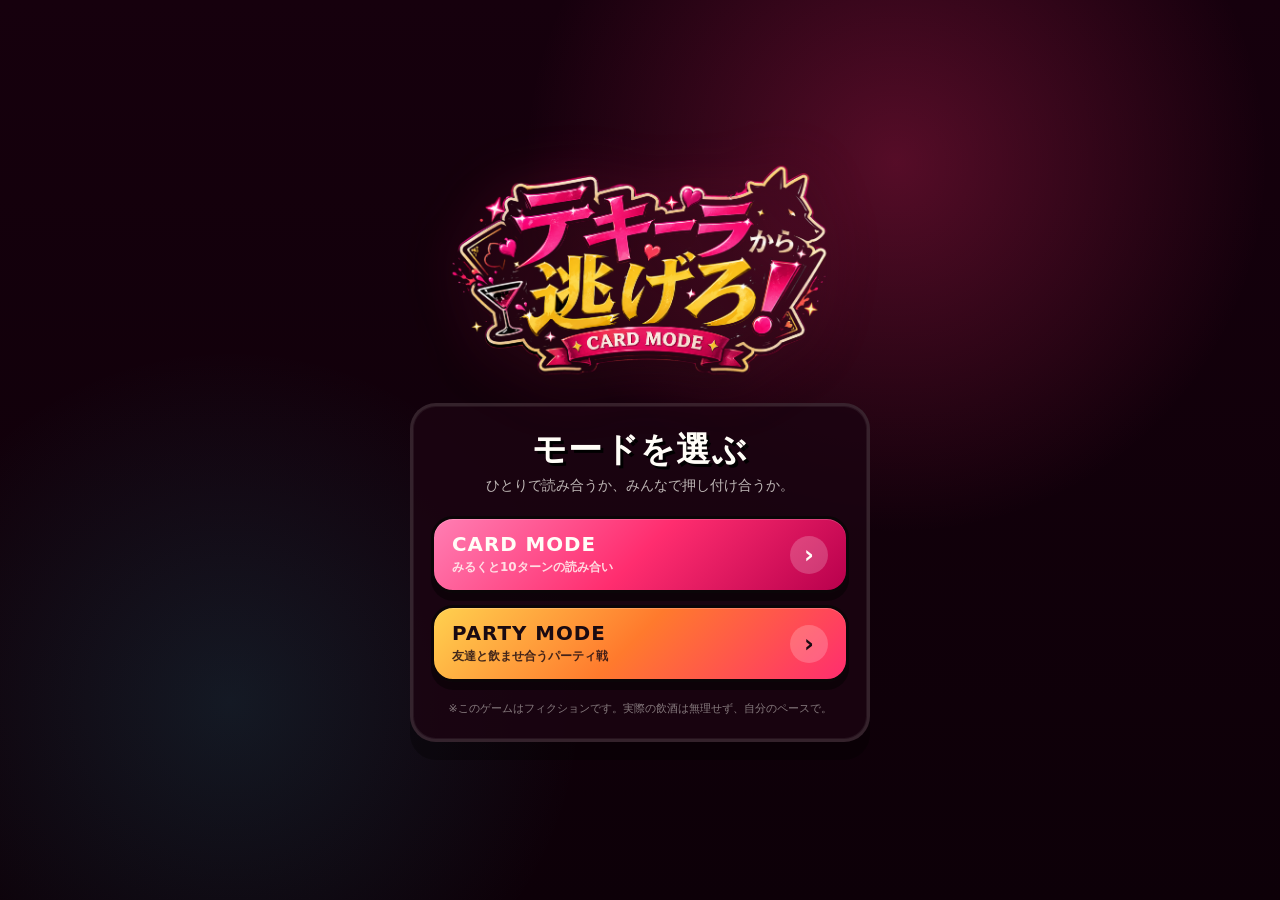
<file: index.html>
<!DOCTYPE html>
<html lang="ja">
<head>
  <meta charset="UTF-8">
  <meta name="viewport" content="width=device-width, initial-scale=1.0">
  <meta name="description" content="テキーラから逃げろ！ カードモードかパーティモードを選んで遊ぶブラウザゲーム。">
  <meta property="og:type" content="website">
  <meta property="og:url" content="https://nagopine.net/tequila-escape/">
  <meta property="og:title" content="テキーラから逃げろ！">
  <meta property="og:description" content="カードモードかパーティモードを選んで遊ぶ。">
  <meta property="og:image" content="https://nagopine.net/tequila-escape/assets/title_logo_card_mode.png">
  <meta name="twitter:card" content="summary_large_image">
  <meta name="twitter:title" content="テキーラから逃げろ！">
  <meta name="twitter:description" content="カードモードかパーティモードを選んで遊ぶ。">
  <meta name="twitter:image" content="https://nagopine.net/tequila-escape/assets/title_logo_card_mode.png">
  <title>テキーラから逃げろ！</title>
  <link rel="canonical" href="https://nagopine.net/tequila-escape/">
  <link rel="icon" href="assets/title_logo_card_mode_cutout.png" type="image/png">
  <link rel="apple-touch-icon" href="assets/title_logo_card_mode.png">
  <style>
    :root {
      --bg: #0d0008;
      --panel: rgba(28, 4, 18, 0.82);
      --text: #fffdf7;
      --pink: #ff2d6f;
      --pink-light: #ff7eb3;
      --cyan: #38cfe7;
      --yellow: #ffd14f;
      --ink: #1a0a12;
    }

    * {
      box-sizing: border-box;
    }

    body {
      min-height: 100svh;
      margin: 0;
      display: grid;
      place-items: center;
      padding: 24px;
      background:
        radial-gradient(circle at 70% 18%, rgba(255, 45, 111, 0.28), transparent 32%),
        radial-gradient(circle at 18% 78%, rgba(56, 207, 231, 0.12), transparent 28%),
        linear-gradient(180deg, #16000d 0%, var(--bg) 100%);
      color: var(--text);
      font-family: system-ui, -apple-system, BlinkMacSystemFont, "Helvetica Neue", sans-serif;
    }

    main {
      width: min(100%, 460px);
      display: grid;
      gap: 22px;
      text-align: center;
    }

    .logo {
      width: min(100%, 390px);
      margin: 0 auto;
      filter:
        drop-shadow(0 14px 20px rgba(0, 0, 0, 0.58))
        drop-shadow(0 0 26px rgba(255, 45, 111, 0.24));
    }

    .panel {
      padding: 24px 18px 20px;
      border: 3px solid rgba(255, 253, 247, 0.12);
      border-radius: 26px;
      background: var(--panel);
      box-shadow:
        0 18px 0 rgba(0, 0, 0, 0.32),
        0 0 0 1px rgba(255, 255, 255, 0.06) inset;
    }

    h1 {
      margin: 0 0 5px;
      font-size: clamp(1.5rem, 6vw, 2.1rem);
      line-height: 1.18;
      letter-spacing: 0.04em;
      text-shadow: 3px 3px 0 #000;
    }

    p {
      margin: 0 0 18px;
      color: rgba(255, 253, 247, 0.72);
      font-size: 0.88rem;
      line-height: 1.7;
    }

    .mode-list {
      display: grid;
      gap: 12px;
    }

    .mode-btn {
      display: flex;
      align-items: center;
      justify-content: space-between;
      gap: 12px;
      min-height: 76px;
      padding: 14px 18px;
      border: 3px solid #0b0508;
      border-radius: 22px;
      color: var(--text);
      text-decoration: none;
      box-shadow:
        0 8px 0 rgba(0, 0, 0, 0.45),
        inset 0 1px 0 rgba(255, 255, 255, 0.18);
      transition: transform 0.14s ease, filter 0.14s ease;
    }

    .mode-btn:active {
      transform: translateY(4px);
      box-shadow:
        0 4px 0 rgba(0, 0, 0, 0.45),
        inset 0 1px 0 rgba(255, 255, 255, 0.18);
    }

    .mode-btn:focus-visible {
      outline: 3px solid var(--yellow);
      outline-offset: 4px;
    }

    .mode-card {
      background: linear-gradient(135deg, var(--pink-light), var(--pink) 50%, #b8004d);
    }

    .mode-party {
      background: linear-gradient(135deg, var(--yellow), #ff7a2d 48%, var(--pink));
      color: var(--ink);
    }

    .mode-text {
      display: grid;
      gap: 3px;
      text-align: left;
    }

    .mode-title {
      font-size: 1.24rem;
      font-weight: 900;
      letter-spacing: 0.05em;
    }

    .mode-desc {
      font-size: 0.75rem;
      font-weight: 800;
      opacity: 0.82;
    }

    .mode-arrow {
      flex: 0 0 auto;
      width: 38px;
      height: 38px;
      display: grid;
      place-items: center;
      border-radius: 50%;
      background: rgba(255, 255, 255, 0.2);
      font-size: 1.5rem;
      font-weight: 900;
    }

    .disclaimer {
      margin: 18px 0 0;
      color: rgba(255, 253, 247, 0.48);
      font-size: 0.68rem;
    }
  </style>
</head>
<body>
  <main>
    <img class="logo" src="assets/title_logo_card_mode_cutout.png" alt="テキーラから逃げろ！">
    <section class="panel" aria-labelledby="mode-title">
      <h1 id="mode-title">モードを選ぶ</h1>
      <p>ひとりで読み合うか、みんなで押し付け合うか。</p>
      <div class="mode-list">
        <a class="mode-btn mode-card" href="card-mode.html">
          <span class="mode-text">
            <span class="mode-title">CARD MODE</span>
            <span class="mode-desc">みるくと10ターンの読み合い</span>
          </span>
          <span class="mode-arrow" aria-hidden="true">›</span>
        </a>
        <a class="mode-btn mode-party" href="party-mode.html">
          <span class="mode-text">
            <span class="mode-title">PARTY MODE</span>
            <span class="mode-desc">友達と飲ませ合うパーティ戦</span>
          </span>
          <span class="mode-arrow" aria-hidden="true">›</span>
        </a>
      </div>
      <p class="disclaimer">※このゲームはフィクションです。実際の飲酒は無理せず、自分のペースで。</p>
    </section>
  </main>
</body>
</html>
</file>
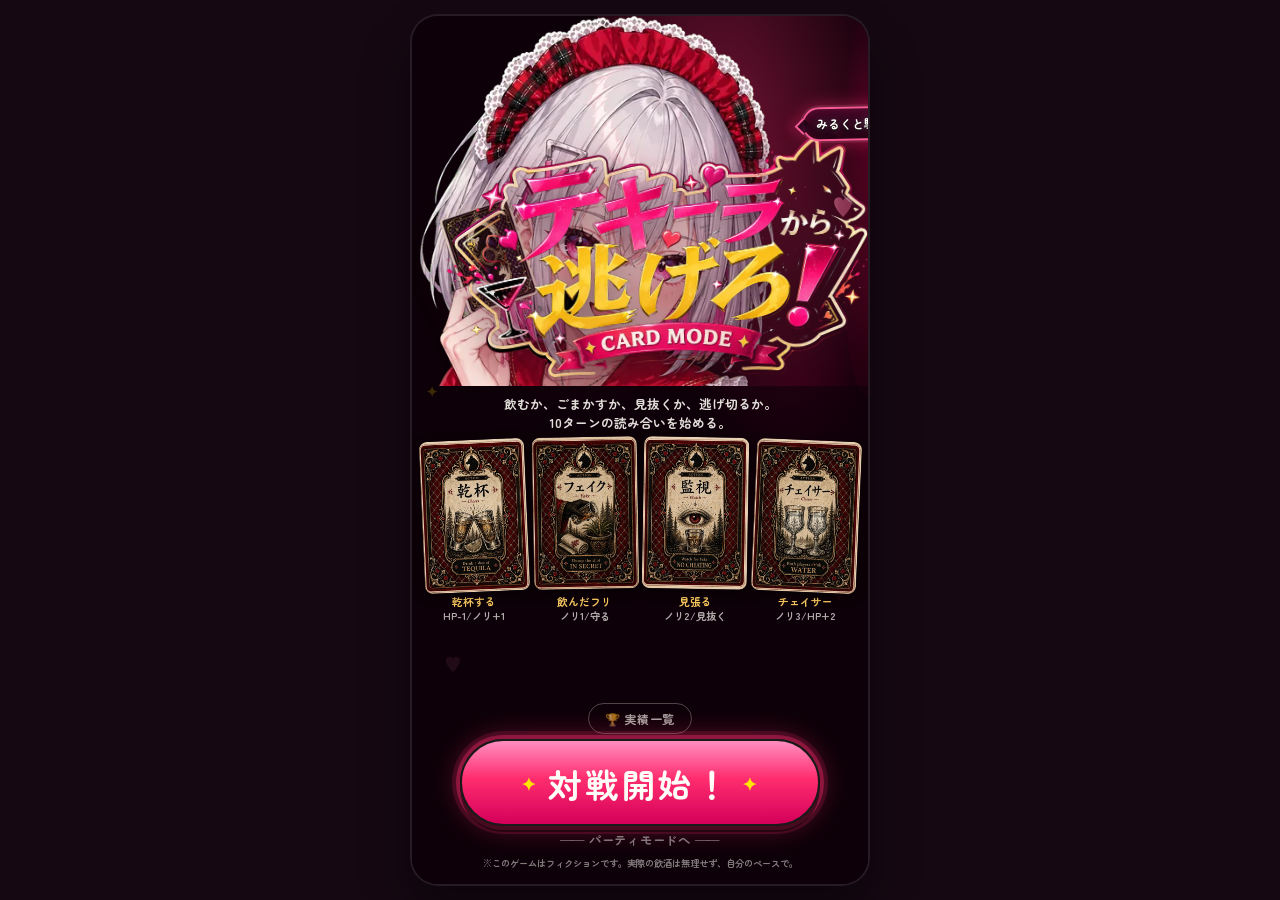
<file: card-mode.html>
<!DOCTYPE html>
<html lang="ja">
<head>
  <meta charset="UTF-8">
  <meta name="viewport" content="width=device-width, initial-scale=1.0, maximum-scale=1.0, user-scalable=no">
  <meta name="description" content="みるくと同時にカードを出して、飲むか、ごまかすか、見抜くか、逃げ切るか。10ターンの読み合いカードゲーム。">
  <meta property="og:type" content="website">
  <meta property="og:url" content="https://nagopine.net/tequila-escape/card-mode.html">
  <meta property="og:title" content="テキーラから逃げろ！ CARD MODE">
  <meta property="og:description" content="飲むか、ごまかすか、見抜くか、逃げ切るか。10ターンの読み合いを始める。">
  <meta property="og:image" content="https://nagopine.net/tequila-escape/assets/title_logo_card_mode.png">
  <meta name="twitter:card" content="summary_large_image">
  <meta name="twitter:title" content="テキーラから逃げろ！ CARD MODE">
  <meta name="twitter:description" content="飲むか、ごまかすか、見抜くか、逃げ切るか。10ターンの読み合いを始める。">
  <meta name="twitter:image" content="https://nagopine.net/tequila-escape/assets/title_logo_card_mode.png">
  <title>カードモード — テキーラから逃げろ！</title>
  <link rel="icon" href="assets/optimized/favicon.png" type="image/png">
  <link rel="apple-touch-icon" href="assets/optimized/favicon.png">
  <link rel="preconnect" href="https://fonts.googleapis.com">
  <link rel="preconnect" href="https://fonts.gstatic.com" crossorigin>
  <link href="https://fonts.googleapis.com/css2?family=Bagel+Fat+One&family=Zen+Maru+Gothic:wght@700&display=swap" rel="stylesheet">
  <link rel="stylesheet" href="card-mode.css">
</head>
<body>
<div id="app">

  <div id="intro-screen" class="screen active">

    <!-- decorative background sparks -->
    <div class="intro-bg" aria-hidden="true">
      <span class="ibg-spark s1">✦</span>
      <span class="ibg-spark s2">✧</span>
      <span class="ibg-spark s3">♥</span>
      <span class="ibg-spark s4">✦</span>
      <span class="ibg-spark s5">✧</span>
      <span class="ibg-spark s6">♥</span>
      <span class="ibg-spark s7">♥</span>
      <span class="ibg-spark s8">✦</span>
      <span class="ibg-spark s9">♥</span>
    </div>

    <!-- hero row: character left + title right -->
    <div class="intro-hero">
      <img
        src="assets/optimized/intro_milk_crop.webp"
        alt=""
        class="intro-char"
        decoding="async"
        fetchpriority="high"
        aria-hidden="true">

      <div class="intro-hero-right">
        <div class="intro-speech" aria-label="みるくと駆け引き勝負">
          みるくと駆け引き勝負！<span class="speech-heart">♥</span>
        </div>
        <div class="intro-title-block">
          <img
            src="assets/optimized/title_logo_card_mode_cutout.webp"
            alt="テキーラから逃げろ！ CARD MODE"
            class="intro-title-logo"
            decoding="async"
            fetchpriority="high">
          <div class="intro-title-fallback" aria-hidden="true">
            <p class="intro-sub">テキーラから</p>
            <h1 class="intro-title-main">逃げろ！</h1>
            <div class="intro-card-mode-badge">CARD MODE</div>
          </div>
        </div>
      </div>
    </div>

    <!-- scrollable content area -->
    <div class="intro-scroll">

      <p class="intro-copy">
        飲むか、ごまかすか、見抜くか、逃げ切るか。<br>
        10ターンの読み合いを始める。
      </p>

      <div class="intro-preview">
        <figure class="preview-card-wrap">
          <img src="assets/optimized/ware_nomu.webp" alt="" class="preview-card-img" aria-hidden="true" loading="lazy" decoding="async">
          <figcaption class="preview-card-cap">
            <span class="preview-card-name">乾杯する</span>
            <span class="preview-card-desc">HP-1/ノリ+1</span>
          </figcaption>
        </figure>
        <figure class="preview-card-wrap">
          <img src="assets/optimized/ware_fake.webp" alt="" class="preview-card-img" aria-hidden="true" loading="lazy" decoding="async">
          <figcaption class="preview-card-cap">
            <span class="preview-card-name">飲んだフリ</span>
            <span class="preview-card-desc">ノリ1/守る</span>
          </figcaption>
        </figure>
        <figure class="preview-card-wrap">
          <img src="assets/optimized/ware_kanshi.webp" alt="" class="preview-card-img" aria-hidden="true" loading="lazy" decoding="async">
          <figcaption class="preview-card-cap">
            <span class="preview-card-name">見張る</span>
            <span class="preview-card-desc">ノリ2/見抜く</span>
          </figcaption>
        </figure>
        <figure class="preview-card-wrap">
          <img src="assets/optimized/ware_tyeisa-.webp" alt="" class="preview-card-img" aria-hidden="true" loading="lazy" decoding="async">
          <figcaption class="preview-card-cap">
            <span class="preview-card-name">チェイサー</span>
            <span class="preview-card-desc">ノリ3/HP+2</span>
          </figcaption>
        </figure>
      </div>

    </div>

    <!-- CTA: always visible at screen bottom -->
    <div class="intro-cta">
      <button id="ach-open-btn" class="ach-open-btn" type="button">🏆 実績一覧</button>
      <button id="start-btn" class="intro-start-btn">
        <span class="btn-spark">✦</span>
        対戦開始！
        <span class="btn-spark">✦</span>
      </button>
      <a href="party-mode.html" class="link-back">── パーティモードへ ──</a>
      <p class="intro-disclaimer">
        ※このゲームはフィクションです。実際の飲酒は無理せず、自分のペースで。
      </p>
    </div>

  </div>

  <div id="rule-help" class="rule-help" role="dialog" aria-modal="true" aria-labelledby="rule-help-title" hidden>
    <div class="rule-help-card">
      <p class="rule-help-kicker">はじめての読み合い</p>
      <h2 id="rule-help-title" class="rule-help-title">4枚だけ覚えればOK</h2>
      <ul class="rule-help-list">
        <li><strong>乾杯</strong><span>HPを1払ってノリを1作る</span></li>
        <li><strong>フェイク</strong><span>ノリ1で飲まずに守る</span></li>
        <li><strong>見張る</strong><span>ノリ2で相手のフェイクを刺す</span></li>
        <li><strong>チェイサー</strong><span>ノリ3でHPを2回復</span></li>
      </ul>
      <p class="rule-help-note">HP0で負け。10ターン後はHP、同点ならノリで判定。みるくの表情と予告を読んで1枚選ぶ。</p>
      <button id="rule-help-start" class="rule-help-start" type="button">わかった、始める</button>
    </div>
  </div>

  <div id="game-screen" class="screen">
    <header class="hud">
      <div class="hud-row">
        <div class="hud-logo" aria-label="CARD MODE">
          <span class="hud-logo-icon">🎰</span>
          <span class="hud-logo-text">CARD MODE</span>
        </div>

        <div class="hud-meta">
          <div class="hud-turnline">TURN <strong id="turn-display">1 / 10</strong></div>
          <div id="act-badge" class="act-badge">探り合い</div>
          <button id="top-btn" class="top-btn" type="button" aria-label="トップに戻る">TOP</button>
        </div>
      </div>
      <div id="turn-history" class="turn-history" aria-label="ターン履歴"></div>
      <div id="recent-history" class="recent-history" aria-label="直近の履歴" hidden></div>
    </header>

    <main class="stage">
      <section class="milk-stage">
        <div class="milk-overlays">
          <div id="tell-bubble" class="tell-bubble" hidden>「……」</div>
          <div id="tell-hint" class="tell-hint" hidden>
            <span class="hint-icon"></span>
            <div class="hint-copy">
              <div class="hint-observation"></div>
              <div class="hint-prediction"></div>
              <div class="hint-trust"></div>
            </div>
          </div>
          <div id="field-event" class="field-event" hidden>
            <span id="field-event-kicker" class="field-event-kicker">場の空気</span>
            <strong id="field-event-title" class="field-event-title"></strong>
            <span id="field-event-copy" class="field-event-copy"></span>
          </div>
        </div>

        <div class="milk-ambient" aria-hidden="true"></div>

        <div class="character-stage">
          <div class="seat-glow" aria-hidden="true"></div>
          <div id="character" class="character" data-face="normal">
            <img
              id="char-art"
              class="char-art"
              src="assets/optimized/tuzyou.webp"
              alt=""
              decoding="async"
              aria-hidden="true"
              onload="this.classList.add('loaded')"
              onerror="this.dataset.failed='1'">
            <img
              id="char-art-next"
              class="char-art char-art-next"
              alt=""
              decoding="async"
              aria-hidden="true"
              hidden>
            <div class="char-fallback" aria-hidden="true">
              <span class="face-eye left"></span>
              <span class="face-eye right"></span>
              <span class="face-mouth"></span>
            </div>
          </div>

          <div id="expr-bubble" class="expr-bubble" aria-hidden="true"></div>

          <div class="milk-caption">
            <span class="milk-name">みるく</span>
            <span class="milk-seat">正面席</span>
          </div>
        </div>
      </section>

      <section class="table-area">
        <div class="table-surface" aria-hidden="true">
          <span class="table-chip chip-left"></span>
          <span class="table-chip chip-right"></span>
        </div>

        <div class="reveal-row">
          <div class="reveal-side">
            <div class="reveal-owner">YOUR CARD</div>
            <div class="flip-card" id="card-player">
              <div class="flip-inner">
                <div class="flip-front"><span class="card-back-icon">？</span></div>
                <div class="flip-back"></div>
              </div>
            </div>
          </div>

          <div id="vs-label" class="vs-label">せーの！</div>

          <div class="reveal-side">
            <div class="reveal-owner">MILK</div>
            <div class="flip-card" id="card-milk">
              <div class="flip-inner">
                <div class="flip-front"><span class="card-back-icon">？</span></div>
                <div class="flip-back"></div>
              </div>
            </div>
          </div>
        </div>

        <div id="sfx-text" class="sfx-text"></div>
      </section>
    </main>

    <section id="hand" class="hand blocked">
      <div class="mind-strip" aria-label="読み合い状態">
        <span id="suspicion-chip" class="mind-chip mind-suspicion">疑惑 0</span>
        <span id="tension-chip" class="mind-chip mind-tension">テンション 0</span>
        <span id="milk-mode-chip" class="mind-chip mind-mode">みるく 通常</span>
      </div>

      <div class="resource-board" aria-label="ライフとノリ">
        <div class="resource-side resource-player">
          <span class="resource-owner">YOU</span>
          <div class="hud-stat">
            <div class="hud-stat-top">
              <span class="hud-stat-icon">HP</span>
              <span class="hud-stat-name">HP</span>
              <strong id="drunk-value" class="hud-stat-value">5</strong>
            </div>
            <div class="hud-bar"><div id="drunk-fill" class="gauge-fill drunk"></div></div>
          </div>
          <div class="hud-stat">
            <div class="hud-stat-top">
              <span class="hud-stat-icon">ノ</span>
              <span class="hud-stat-name">ノリ</span>
              <strong id="sus-value" class="hud-stat-value">0</strong>
            </div>
            <div class="hud-bar"><div id="sus-fill" class="gauge-fill sus"></div></div>
          </div>
        </div>

        <div class="resource-side resource-milk">
          <span class="resource-owner">MILK</span>
          <div class="hud-stat">
            <div class="hud-stat-top">
              <span class="hud-stat-icon">HP</span>
              <span class="hud-stat-name">HP</span>
              <strong id="tens-value" class="hud-stat-value">5</strong>
            </div>
            <div class="hud-bar"><div id="tens-fill" class="gauge-fill tens"></div></div>
          </div>
          <div class="hud-stat">
            <div class="hud-stat-top">
              <span class="hud-stat-icon">ノ</span>
              <span class="hud-stat-name">ノリ</span>
              <strong id="mood-value" class="hud-stat-value">0</strong>
            </div>
            <div class="hud-bar"><div id="mood-fill" class="gauge-fill mood"></div></div>
          </div>
        </div>
      </div>

      <div class="hand-head">
        <div class="hand-copy">
          <span class="hand-title">あなたの手札</span>
          <span id="hand-subtitle" class="hand-subtitle">1枚えらんで同時に出す</span>
        </div>
        <button id="limit-btn" class="limit-btn" type="button" hidden>限界コール</button>
      </div>
      <div id="limit-effect" class="limit-effect" hidden></div>

      <div class="hand-grid">
        <button class="card-slot" data-card="toast" aria-label="乾杯する コスト0" disabled>
          <img src="assets/optimized/ware_nomu.webp" alt="" class="card-img-thumb" aria-hidden="true" loading="lazy" decoding="async">
          <div class="card-text">
            <span class="card-label">乾杯する</span>
            <span class="card-hint">HP-1/ノリ+1</span>
          </div>
          <span class="card-count">FREE</span>
          <span class="card-blocked-reason" aria-hidden="true"></span>
        </button>

        <button class="card-slot" data-card="fake" aria-label="飲んだフリ コスト1ノリ" disabled>
          <img src="assets/optimized/ware_fake.webp" alt="" class="card-img-thumb" aria-hidden="true" loading="lazy" decoding="async">
          <div class="card-text">
            <span class="card-label">飲んだフリ</span>
            <span class="card-hint">ノリ1/守る</span>
          </div>
          <span class="card-count">ノリ1</span>
          <span class="card-blocked-reason" aria-hidden="true"></span>
        </button>

        <button class="card-slot" data-card="watch" aria-label="見張る コスト2ノリ" disabled>
          <img src="assets/optimized/ware_kanshi.webp" alt="" class="card-img-thumb" aria-hidden="true" loading="lazy" decoding="async">
          <div class="card-text">
            <span class="card-label">見張る</span>
            <span class="card-hint">ノリ2/見抜く</span>
          </div>
          <span class="card-count">ノリ2</span>
          <span class="card-blocked-reason" aria-hidden="true"></span>
        </button>

        <button class="card-slot" data-card="chaser" aria-label="チェイサー コスト3ノリ" disabled>
          <img src="assets/optimized/ware_tyeisa-.webp" alt="" class="card-img-thumb" aria-hidden="true" loading="lazy" decoding="async">
          <div class="card-text">
            <span class="card-label">チェイサー</span>
            <span class="card-hint">ノリ3/HP+2</span>
          </div>
          <span class="card-count">ノリ3</span>
          <span class="card-blocked-reason" aria-hidden="true"></span>
        </button>
      </div>
    </section>
  </div>

  <div id="impact-layer" class="impact-layer" aria-hidden="true">
    <div class="impact-wash"></div>
    <div id="commit-card" class="commit-card">
      <img id="commit-card-img" class="commit-card-img" alt="">
      <span id="commit-card-label" class="commit-card-label"></span>
    </div>
    <div id="reaction-burst" class="reaction-burst">
      <img id="reaction-img" class="reaction-img" alt="">
    </div>
    <div id="match-cutin" class="match-cutin">
      <span id="match-cutin-kicker" class="match-cutin-kicker"></span>
      <strong id="match-cutin-title" class="match-cutin-title"></strong>
      <span id="match-cutin-copy" class="match-cutin-copy"></span>
    </div>
    <div id="bust-cutin" class="bust-cutin">
      <img id="bust-cutin-img" class="bust-cutin-img" alt="">
      <div class="bust-cutin-copy">
        <span class="bust-cutin-kicker">カウンター被弾</span>
        <strong class="bust-cutin-title">大バレ！</strong>
        <span class="bust-cutin-line">フェイクを読まれてHPが削れる。</span>
      </div>
    </div>
    <div class="danger-vignette"></div>
  </div>

  <div id="result-screen" class="screen">
    <div id="result-frame" class="result-frame">
      <div id="result-verdict" class="result-verdict">— RESULT —</div>

      <div class="result-hero">
        <div class="result-copy">
          <div class="result-kicker">対戦結果</div>
          <div id="result-title-big" class="result-title-big"></div>
          <div id="result-title-badge" class="result-title-badge"></div>
          <div id="result-reason" class="result-reason"></div>
        </div>
        <div id="result-card-img" class="result-card-img-wrap" aria-hidden="true"></div>
      </div>

      <div id="result-achievements" class="result-achievements" aria-live="polite"></div>

      <div class="result-tabs" role="tablist">
        <button class="tab-btn active" data-tab="milk" role="tab" aria-selected="true">みるくの今夜</button>
        <button class="tab-btn" data-tab="record" role="tab" aria-selected="false">今夜の記録</button>
      </div>

      <div id="result-pov" class="result-pov" role="tabpanel" aria-live="polite"></div>
    </div>

    <div class="result-actions">
      <button id="retry-btn" class="primary-btn">もう一度</button>
      <a id="post-x-btn" class="secondary-btn" href="https://twitter.com/intent/tweet" target="_blank" rel="noopener noreferrer">Xでポスト</a>
    </div>
  </div>

  <div id="toast-msg" class="toast"></div>

  <!-- Achievement modal -->
  <div id="ach-modal" class="ach-modal" hidden>
    <div class="ach-modal-card">
      <div class="ach-modal-head">
        <span class="ach-modal-title">🏆 実績一覧</span>
        <button id="ach-close-btn" class="ach-close-btn" type="button" aria-label="閉じる">×</button>
      </div>
      <p class="ach-modal-sub">解除した実績は記録されます</p>
      <div id="ach-list" class="ach-list"></div>
    </div>
  </div>

</div>
<script src="card-mode.js" defer></script>
</body>
</html>
</file>
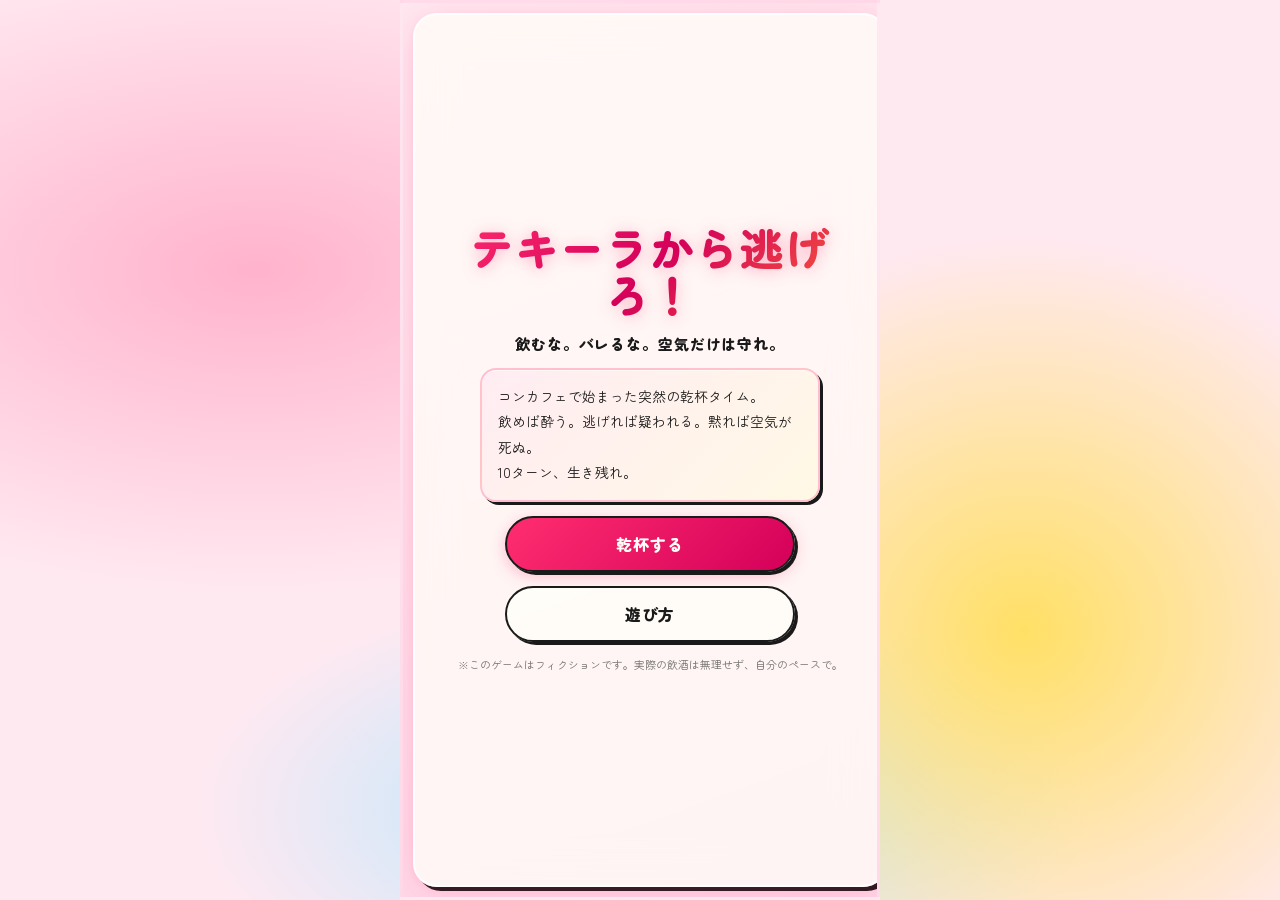
<file: normal-mode.html>
<!DOCTYPE html>
<html lang="ja">
<head>
  <meta charset="UTF-8">
  <meta name="viewport" content="width=device-width, initial-scale=1.0, maximum-scale=1.0, user-scalable=no">
  <title>テキーラから逃げろ！</title>
  <link rel="preconnect" href="https://fonts.googleapis.com">
  <link rel="preconnect" href="https://fonts.gstatic.com" crossorigin>
  <link href="https://fonts.googleapis.com/css2?family=Bagel+Fat+One&family=Zen+Maru+Gothic:wght@700&display=swap" rel="stylesheet">
  <link rel="stylesheet" href="style.css">
</head>
<body>
<div id="app">

  <!-- ─── TITLE ─── -->
  <div id="title-screen" class="screen active">
    <h1>テキーラから逃げろ！</h1>
    <div class="title-sub">飲むな。バレるな。空気だけは守れ。</div>
    <div class="title-desc">コンカフェで始まった突然の乾杯タイム。
飲めば酔う。逃げれば疑われる。黙れば空気が死ぬ。
10ターン、生き残れ。</div>
    <button id="start-btn" class="primary-btn">乾杯する</button>
    <button id="howto-btn" class="secondary-btn">遊び方</button>
    <div class="title-disclaimer">※このゲームはフィクションです。実際の飲酒は無理せず、自分のペースで。</div>
  </div>

  <!-- ─── GAME ─── -->
  <div id="game-screen" class="screen">
    <div class="hud">
      <div class="hud-turn">TURN <strong id="turn-display">1 / 10</strong></div>
      <div class="hud-grid">
        <div class="hud-cell">
          <div class="hud-row">
            <span class="hud-label">🍸酔い</span>
            <div class="gauge"><div id="drunk-fill" class="gauge-fill drunk"></div></div>
            <span id="drunk-value" class="gauge-value">0</span>
            <span id="drunk-delta" class="gauge-delta"></span>
          </div>
        </div>
        <div class="hud-cell">
          <div class="hud-row">
            <span id="cast-label" class="hud-label"></span>
            <div class="gauge"><div id="castDrunk-fill" class="gauge-fill cast"></div></div>
            <span id="castDrunk-value" class="gauge-value">0</span>
            <span id="castDrunk-delta" class="gauge-delta"></span>
          </div>
          <div id="cast-status" class="cast-status"></div>
        </div>
        <div class="hud-cell">
          <div class="hud-row">
            <span class="hud-label">👀疑惑</span>
            <div class="gauge"><div id="suspicion-fill" class="gauge-fill suspicion"></div></div>
            <span id="suspicion-value" class="gauge-value">20</span>
            <span id="suspicion-delta" class="gauge-delta"></span>
          </div>
        </div>
        <div class="hud-cell">
          <div class="hud-row">
            <span class="hud-label">✨空気</span>
            <div class="gauge"><div id="tension-fill" class="gauge-fill tension"></div></div>
            <span id="tension-value" class="gauge-value">60</span>
            <span id="tension-delta" class="gauge-delta"></span>
          </div>
        </div>
      </div>
    </div>

    <div id="scene-card" class="scene-card">
      <div id="scene-icon" class="scene-icon">🥃</div>
      <div class="scene-info">
        <div id="scene-status" class="scene-status">いつもの乾杯ムード</div>
        <div id="scene-eff" class="scene-eff">効果：補正なし</div>
        <div id="scene-rec" class="scene-rec">状況を見て選ぼう</div>
      </div>
      <div class="judge-timer-track">
        <div id="judge-timer-bar" class="judge-timer-bar"></div>
      </div>
    </div>

    <div class="stage">
      <div id="speech" class="speech">せーのでいこ？</div>
      <div class="character-name">みるく</div>
      <div class="character">
        <img class="char-art" src="assets/milk.png" alt="" aria-hidden="true"
             onload="this.classList.add('loaded')"
             onerror="this.style.display='none'">
        <div class="char-face" aria-hidden="true">
          <div class="char-eye left"></div>
          <div class="char-eye right"></div>
          <div class="char-cheek left"></div>
          <div class="char-cheek right"></div>
          <div class="char-mouth"></div>
        </div>
        <span class="char-base" aria-hidden="true">🥃</span>
        <span class="char-eyes" aria-hidden="true">👁👁</span>
        <span class="expression-icon" aria-hidden="true">✨</span>
      </div>
      <div class="sparkles" aria-hidden="true">
        <span class="sparkle">✨</span><span class="sparkle">✨</span>
        <span class="sparkle">⭐</span><span class="sparkle">✨</span>
        <span class="sparkle">💖</span><span class="sparkle">✨</span>
      </div>
    </div>

    <div id="action-result" class="action-result"></div>
    <div id="commands" class="commands"></div>

    <div id="cutin" aria-live="polite"><div class="cutin-text">今、飲んでなかったよね？</div></div>
    <div id="sfx-effect"><span class="sfx-text"></span></div>
  </div>

  <!-- ─── RESULT ─── -->
  <div id="result-screen" class="screen">
    <div class="result-frame">
      <div id="result-verdict" class="result-verdict">— RESULT —</div>
      <div id="result-title" class="result-title-big"></div>
      <div id="result-oneliner" class="result-oneliner"></div>
      <div id="lose-note" class="lose-note" hidden>リアルでは、飲まない選択もちゃんと大事。</div>
      <div class="result-score-label">SCORE</div>
      <div id="result-score" class="result-score-big">0</div>
      <div id="result-stats" class="result-stats-card"></div>
    </div>
    <div class="result-actions">
      <button id="retry-btn" class="primary-btn">もう一度乾杯する</button>
      <button id="copy-btn" class="secondary-btn">結果をコピー</button>
    </div>
  </div>

  <!-- ─── TUTORIAL ─── -->
  <div id="tutorial-overlay" class="tutorial-overlay" hidden>
    <div class="tutorial-card">
      <h2>遊び方</h2>
      <ul>
        <li>10ターン生き残れ</li>
        <li>酔い100・疑惑100・空気0で終了</li>
        <li>みるく100で完全勝利</li>
        <li>今の空気を読んで、行動を選ぼう</li>
      </ul>
      <button id="tutorial-ok" class="primary-btn">わかった</button>
    </div>
  </div>

  <div id="toast" class="toast"></div>
</div>

<script src="main.js" defer></script>
</body>
</html>
</file>
<file: card-mode.css>
:root {
  --pink: #FF2D6F;
  --pink-deep: #D4005A;
  --yellow: #FFE600;
  --blue: #2EC4FF;
  --text: #1A1A1A;
  --white: #FFFDF7;
  --font-en: "Bagel Fat One", "Impact", sans-serif;
  --font-jp: "Zen Maru Gothic", "Hiragino Maru Gothic ProN", sans-serif;

  --cream: #FFF5E8;
  --gold: #F7C75F;
  --gold-deep: #BC7A14;
  --wine: #3E1230;
  --wine-deep: #1D0917;
  --plum: #120812;
  --wood: #7A4A28;
  --wood-deep: #3A2010;
  --ink: #1A1216;
  --paper: #FFF9ED;
  --paper-warm: #F7E8CF;
  --panel: #24111C;
  --panel-deep: #13080F;
  --line-soft: rgba(255, 247, 231, 0.16);

  --border-size: 2px;
  --radius: 14px;
  --radius-card: 14px;
  --pill: 999px;
  --shadow-sm: 0 2px 0 rgba(0, 0, 0, 0.68);
  --shadow-md: 0 4px 0 rgba(0, 0, 0, 0.58);
  --shadow-lg: 0 6px 0 rgba(0, 0, 0, 0.5);
  --ease: cubic-bezier(0.22, 1, 0.36, 1);
  --ease-bounce: cubic-bezier(0.22, 1.18, 0.36, 1);
}

*,
*::before,
*::after {
  box-sizing: border-box;
  margin: 0;
  padding: 0;
}

html,
body {
  height: 100%;
}

body {
  min-width: 320px;
  background: #150812;
  color: var(--text);
  font-family: var(--font-jp);
  font-weight: 700;
  display: flex;
  justify-content: center;
  overflow: hidden;
  -webkit-text-size-adjust: 100%;
  font-feature-settings: "palt";
}

button {
  font: inherit;
  border: none;
  cursor: pointer;
}

a {
  color: inherit;
  text-decoration: none;
}

img {
  max-width: 100%;
}

#app {
  width: min(100%, 460px);
  height: 100vh;
  height: 100svh;
  position: relative;
  overflow: hidden;
  background: #150812;
}

.screen {
  position: absolute;
  inset: 0;
  display: flex;
  flex-direction: column;
  opacity: 0;
  pointer-events: none;
  transform: translateY(10px);
  transition: opacity 0.28s var(--ease), transform 0.28s var(--ease);
}

.screen.active {
  opacity: 1;
  pointer-events: auto;
  transform: translateY(0);
}

.primary-btn,
.secondary-btn {
  width: 100%;
  max-width: 300px;
  border: var(--border-size) solid var(--text);
  border-radius: var(--pill);
  padding: 14px 22px;
  transition: transform 0.18s var(--ease-bounce), box-shadow 0.18s var(--ease);
}

.primary-btn {
  color: var(--white);
  background: linear-gradient(180deg, #FF5992 0%, var(--pink) 58%, var(--pink-deep) 100%);
  box-shadow: var(--shadow-lg);
}

.secondary-btn {
  color: var(--text);
  background: linear-gradient(180deg, #FFFDF7 0%, #FDE7CE 100%);
  box-shadow: var(--shadow-md);
}

.primary-btn:active,
.secondary-btn:active {
  transform: translate(2px, 2px);
  box-shadow: var(--shadow-sm);
}

/* ── Intro ──────────────────────────────────────────────── */

#intro-screen {
  flex-direction: column;
  align-items: stretch;
  justify-content: flex-start;
  overflow: hidden;
  background: #0D0008;
}

/* background sparkle decoration */
.intro-bg {
  position: absolute;
  inset: 0;
  pointer-events: none;
  z-index: 0;
  overflow: hidden;
}

.ibg-spark {
  position: absolute;
  color: var(--pink);
  font-size: 1.1rem;
  opacity: 0.55;
}
.ibg-spark.s1 { top:  6%; left: 52%; font-size: 1.6rem; color: var(--yellow); }
.ibg-spark.s2 { top: 12%; right: 5%; font-size: 1rem; }
.ibg-spark.s3 { top: 20%; right: 3%; font-size: 1.4rem; color: #FF8AB0; }
.ibg-spark.s4 { top: 42%; left: 3%; font-size: 0.85rem; color: var(--yellow); opacity: 0.5; }
.ibg-spark.s5 { bottom: 32%; right: 5%; font-size: 1rem; opacity: 0.5; }
.ibg-spark.s6 { bottom: 24%; left: 7%; font-size: 1.1rem; color: #FF8AB0; opacity: 0.55; }
.ibg-spark.s7 { top: 48%; right: 8%; font-size: 1.3rem; color: var(--pink); opacity: 0.65; }
.ibg-spark.s8 { top: 30%; left: 48%; font-size: 0.85rem; color: var(--yellow); opacity: 0.45; }
.ibg-spark.s9 { bottom: 45%; left: 44%; font-size: 1.2rem; color: var(--pink); opacity: 0.5; }

/* pink glow blobs — multiple layers for dramatic effect */
.intro-bg::before {
  content: "";
  position: absolute;
  top: -15%;
  right: -15%;
  width: 70%;
  height: 65%;
  border-radius: 40% 60% 55% 45%;
  background: radial-gradient(ellipse at 40% 40%, rgba(255, 45, 111, 0.38) 0%, transparent 65%);
  transform: rotate(-12deg);
}

.intro-bg::after {
  content: "";
  position: absolute;
  top: 30%;
  right: -5%;
  width: 45%;
  height: 40%;
  border-radius: 55% 45% 40% 60%;
  background: radial-gradient(ellipse at 50% 50%, rgba(200, 0, 80, 0.28) 0%, transparent 65%);
  transform: rotate(8deg);
}

/* ── Hero row: character left + title right ── */
.intro-hero {
  flex-shrink: 0;
  position: relative;
  z-index: 1;
  display: flex;
  align-items: stretch;
  height: min(58svh, 370px);
}

/* intro_milk_crop.png: cropped RGBA, 864×1475. Character fills most of canvas. */
.intro-char {
  flex: 0 0 48%;
  align-self: stretch;
  object-fit: cover;
  object-position: top center;
  pointer-events: none;
}

/* right column: speech bubble at top, title at bottom */
.intro-hero-right {
  flex: 1;
  min-width: 0;
  display: flex;
  flex-direction: column;
  align-items: flex-end;
  justify-content: flex-end;
  padding: 12px 14px 14px 4px;
  position: relative;
}

/* paint splash backdrop behind title area */
.intro-hero-right::before {
  content: "";
  position: absolute;
  inset: 0 -10px -10px -30px;
  background:
    radial-gradient(ellipse 110% 90% at 55% 65%, rgba(100, 0, 35, 0.55) 0%, transparent 65%),
    radial-gradient(ellipse 80% 60% at 70% 30%, rgba(180, 0, 70, 0.3) 0%, transparent 60%);
  border-radius: 30% 40% 40% 30%;
  transform: rotate(-3deg);
  pointer-events: none;
  z-index: -1;
}

/* speech bubble */
.intro-speech {
  position: absolute;
  z-index: 3;
  top: clamp(58px, 13svh, 90px);
  left: clamp(-66px, -13vw, -38px);
  max-width: min(64vw, 230px);
  padding: 7px 12px 6px;
  border: 2px solid rgba(255, 93, 154, 0.96);
  border-radius: var(--pill);
  background:
    linear-gradient(180deg, rgba(64, 7, 40, 0.9) 0%, rgba(16, 0, 11, 0.88) 100%);
  color: var(--white);
  font-size: clamp(0.68rem, 2.35vw, 0.76rem);
  font-weight: 700;
  line-height: 1.4;
  text-align: center;
  text-shadow:
    0 0 9px rgba(255, 255, 255, 0.28),
    0 1px 0 rgba(0, 0, 0, 0.8);
  box-shadow:
    0 0 0 2px rgba(255, 245, 232, 0.08),
    0 0 18px rgba(255, 45, 111, 0.52),
    inset 0 0 14px rgba(255, 45, 111, 0.18);
  white-space: nowrap;
  transform: rotate(-1deg);
}

.intro-speech::after {
  content: "";
  position: absolute;
  top: 58%;
  left: -7px;
  width: 12px;
  height: 12px;
  background: linear-gradient(135deg, rgba(24, 0, 15, 0.92), rgba(58, 7, 37, 0.92));
  border-left: 2px solid rgba(255, 93, 154, 0.96);
  border-bottom: 2px solid rgba(255, 93, 154, 0.96);
  box-shadow: -5px 5px 12px rgba(255, 45, 111, 0.22);
  transform: translateY(-50%) rotate(45deg);
}

.speech-heart {
  color: var(--pink);
}

/* title block */
.intro-title-block {
  width: clamp(260px, 70vw, 440px);
  margin: 0 -8px -8px 0;
  display: flex;
  flex-direction: column;
  align-items: flex-end;
  gap: 3px;
  position: relative;
  filter:
    drop-shadow(0 14px 18px rgba(0, 0, 0, 0.55))
    drop-shadow(0 0 22px rgba(255, 45, 111, 0.24));
}

.intro-title-logo {
  display: block;
  width: 100%;
  height: auto;
  object-fit: contain;
  transform: rotate(-2deg);
  transform-origin: 80% 70%;
  animation: titleLogoPop 0.72s var(--ease-bounce) both;
}

.intro-title-fallback {
  position: absolute;
  width: 1px;
  height: 1px;
  overflow: hidden;
  clip-path: inset(50%);
}

.intro-sub {
  color: var(--pink);
  font-size: clamp(0.95rem, 4.2vw, 1.2rem);
  line-height: 1;
  letter-spacing: 0.06em;
  text-shadow:
    1px 1px 0 #0A0005,
    -1px -1px 0 #0A0005,
    0 0 18px rgba(255, 45, 111, 0.8);
}

.intro-title-main {
  font-family: var(--font-jp);
  font-size: clamp(2.5rem, 11vw, 3.3rem);
  line-height: 0.88;
  color: var(--yellow);
  text-shadow:
    0 0 50px rgba(255, 230, 0, 0.7),
    0 0 20px rgba(255, 200, 0, 0.5),
    4px 4px 0 #0A0005,
    -3px -3px 0 #0A0005,
    3px -3px 0 #0A0005,
    -3px 3px 0 #0A0005,
    0 6px 0 rgba(0,0,0,0.7);
  letter-spacing: -0.02em;
}

.intro-card-mode-badge {
  padding: 4px 13px 3px;
  border: var(--border-size) solid var(--text);
  border-radius: var(--pill);
  background: linear-gradient(90deg, #FF2D6F 0%, #A40048 100%);
  color: var(--white);
  font-family: var(--font-en);
  font-size: 0.95rem;
  letter-spacing: 0.1em;
  box-shadow: var(--shadow-sm);
}

/* ── Scrollable content (copy + cards + notes) ── */
.intro-scroll {
  flex: 1;
  min-height: 0;
  overflow-y: auto;
  scrollbar-width: none;
  -webkit-overflow-scrolling: touch;
  position: relative;
  z-index: 1;
  display: flex;
  flex-direction: column;
  align-items: center;
  gap: 8px;
  padding: 8px 10px 10px;
  background: linear-gradient(180deg, rgba(13,0,8,0.6) 0%, rgba(13,0,8,0.85) 20%);
}

.intro-scroll::-webkit-scrollbar {
  display: none;
}

.intro-copy {
  text-align: center;
  line-height: 1.5;
  font-size: 0.8rem;
  color: rgba(255, 253, 247, 0.88);
}

/* card previews — real card images */
.intro-preview {
  width: 100%;
  display: grid;
  grid-template-columns: repeat(4, minmax(0, 1fr));
  gap: 6px;
}

.preview-card-wrap {
  display: flex;
  flex-direction: column;
  align-items: center;
  gap: 3px;
  margin: 0;
}

.preview-card-img {
  width: 100%;
  aspect-ratio: 10 / 14.5;
  object-fit: cover;
  border-radius: 8px;
  box-shadow: 0 3px 10px rgba(0,0,0,0.6);
}

.preview-card-wrap:nth-child(1) .preview-card-img { transform: rotate(-2.5deg); }
.preview-card-wrap:nth-child(2) .preview-card-img { transform: translateY(-3px) rotate(-1deg); }
.preview-card-wrap:nth-child(3) .preview-card-img { transform: translateY(-3px) rotate(1deg); }
.preview-card-wrap:nth-child(4) .preview-card-img { transform: rotate(2.5deg); }

.preview-card-cap {
  display: flex;
  flex-direction: column;
  align-items: center;
  gap: 1px;
}

.preview-card-name {
  font-size: 0.68rem;
  font-weight: 700;
  color: var(--gold);
  text-align: center;
  line-height: 1.2;
}

.preview-card-desc {
  font-size: 0.65rem;
  color: rgba(255, 253, 247, 0.68);
  text-align: center;
  line-height: 1.3;
}

.intro-disclaimer {
  max-width: 360px;
  margin: 1px 0 0;
  color: rgba(255, 253, 247, 0.48);
  font-size: 0.58rem;
  line-height: 1.45;
  text-align: center;
}

.rule-help {
  position: fixed;
  inset: 0;
  z-index: 80;
  display: grid;
  place-items: center;
  padding: 20px;
  background:
    radial-gradient(circle at 50% 20%, rgba(255, 45, 111, 0.18), transparent 42%),
    rgba(13, 0, 8, 0.78);
  backdrop-filter: blur(6px);
}

.rule-help[hidden] {
  display: none;
}

.rule-help-card {
  width: min(100%, 360px);
  padding: 18px 18px 16px;
  border: var(--border-size) solid var(--text);
  border-radius: 22px;
  background: var(--paper);
  color: var(--ink);
  box-shadow:
    var(--shadow-lg),
    0 0 0 7px rgba(255, 45, 111, 0.2),
    0 16px 42px rgba(0, 0, 0, 0.55);
  text-align: center;
}

.rule-help-kicker {
  color: var(--pink-deep);
  font-size: 0.68rem;
  letter-spacing: 0.14em;
}

.rule-help-title {
  margin-top: 3px;
  font-size: 1.38rem;
  line-height: 1.15;
}

.rule-help-list {
  display: grid;
  gap: 7px;
  margin: 14px 0 12px;
  list-style: none;
  text-align: left;
}

.rule-help-list li {
  display: grid;
  grid-template-columns: 82px 1fr;
  gap: 8px;
  align-items: center;
  padding: 8px 9px;
  border: 1px solid rgba(26, 18, 22, 0.14);
  border-radius: 10px;
  background: rgba(255, 45, 111, 0.06);
}

.rule-help-list strong {
  color: var(--pink-deep);
  font-size: 0.82rem;
}

.rule-help-list span,
.rule-help-note {
  color: rgba(26, 18, 22, 0.72);
  font-size: 0.72rem;
  line-height: 1.45;
}

.rule-help-start {
  width: 100%;
  margin-top: 13px;
  padding: 12px 14px 11px;
  border: 2px solid var(--text);
  border-radius: var(--pill);
  background: linear-gradient(180deg, #FF6EA3, #FF2D6F);
  color: var(--white);
  font-size: 1rem;
  box-shadow: var(--shadow-md);
}

.rule-help-start:active {
  transform: translateY(2px);
  box-shadow: var(--shadow-sm);
}

/* ── CTA — always pinned at bottom as flex child of #intro-screen ── */
.intro-cta {
  flex-shrink: 0;
  z-index: 2;
  display: flex;
  flex-direction: column;
  align-items: center;
  gap: 5px;
  padding: 8px 14px max(14px, env(safe-area-inset-bottom));
  background: #0D0008;
}

/* large start button */
.intro-start-btn {
  width: min(96%, 360px);
  padding: 18px 28px 16px;
  border: var(--border-size) solid var(--text);
  border-radius: var(--pill);
  background: linear-gradient(180deg, #FF8FC0 0%, #FF2D6F 45%, #D4005A 100%);
  color: var(--white);
  font-family: var(--font-jp);
  font-size: clamp(1.6rem, 7vw, 2.1rem);
  font-weight: 700;
  letter-spacing: 0.08em;
  text-align: center;
  box-shadow:
    var(--shadow-lg),
    0 0 0 4px rgba(255, 45, 111, 0.35),
    0 0 0 8px rgba(255, 45, 111, 0.15),
    0 0 30px rgba(255, 45, 111, 0.4);
  display: flex;
  align-items: center;
  justify-content: center;
  gap: 10px;
  cursor: pointer;
  transition: transform 0.18s var(--ease-bounce), box-shadow 0.18s var(--ease);
}

.intro-start-btn:active {
  transform: translate(2px, 2px);
  box-shadow: var(--shadow-sm);
}

.btn-spark {
  color: var(--yellow);
  font-size: 1.1rem;
}

.link-back {
  font-size: 0.78rem;
  color: rgba(255, 253, 247, 0.46);
  letter-spacing: 0.06em;
  padding-bottom: 2px;
}

.ach-open-btn {
  background: none;
  border: 1px solid rgba(255, 247, 231, 0.28);
  border-radius: var(--pill);
  color: rgba(255, 253, 247, 0.64);
  font-size: 0.76rem;
  padding: 6px 16px 5px;
  letter-spacing: 0.05em;
  transition: color 0.18s var(--ease), border-color 0.18s var(--ease);
}

.ach-open-btn:active {
  color: var(--white);
  border-color: rgba(255, 247, 231, 0.6);
}

@media (prefers-reduced-motion: reduce) {
  .intro-start-btn { transition: none; }
}

/* ── Recent history strip ────────────────────────────────── */
.recent-history {
  display: flex;
  flex-direction: column;
  gap: 2px;
  padding: 3px 10px 4px;
  background: rgba(0, 0, 0, 0.28);
  border-top: 1px solid rgba(255, 247, 231, 0.07);
}

.rh-row {
  display: flex;
  align-items: center;
  gap: 6px;
  font-size: 0.62rem;
  line-height: 1.2;
  color: rgba(255, 253, 247, 0.56);
}

.rh-turn {
  font-family: var(--font-en);
  font-size: 0.58rem;
  color: rgba(255, 253, 247, 0.36);
  min-width: 18px;
}

.rh-cards {
  letter-spacing: 0.02em;
}

.rh-delta {
  margin-left: auto;
  font-size: 0.6rem;
  font-family: var(--font-en);
}

.rh-swing {
  padding: 1px 5px;
  border-radius: 999px;
  background: rgba(255, 247, 231, 0.07);
  color: rgba(255, 253, 247, 0.42);
  font-size: 0.52rem;
  white-space: nowrap;
}

.rh-bust  { color: #FF5F5F; }
.rh-bad   { color: #FFAA55; }
.rh-good  { color: #74E4A0; }
.rh-neutral { color: rgba(255, 253, 247, 0.36); }

/* ── Expression reaction bubble ─────────────────────────── */
.expr-bubble {
  position: absolute;
  top: 6%;
  right: 8%;
  padding: 5px 10px 4px;
  border-radius: var(--pill);
  background: rgba(20, 5, 15, 0.88);
  border: 1px solid rgba(255, 93, 154, 0.7);
  color: var(--white);
  font-size: 1rem;
  font-weight: 700;
  pointer-events: none;
  opacity: 0;
  transform: scale(0.7) translateY(4px);
  transition: opacity 0.12s var(--ease), transform 0.12s var(--ease-bounce);
  z-index: 10;
}

.expr-bubble.expr-show {
  opacity: 1;
  transform: scale(1) translateY(0);
  animation: exprBubbleFade 1.1s var(--ease) forwards;
}

@keyframes exprBubbleFade {
  0%   { opacity: 1; transform: scale(1) translateY(0); }
  60%  { opacity: 1; transform: scale(1) translateY(0); }
  100% { opacity: 0; transform: scale(0.9) translateY(-4px); }
}

/* ── Achievement modal ───────────────────────────────────── */
.ach-modal {
  position: absolute;
  inset: 0;
  background: rgba(10, 0, 6, 0.82);
  display: flex;
  align-items: flex-end;
  justify-content: center;
  z-index: 300;
  padding-bottom: env(safe-area-inset-bottom, 0);
}

.ach-modal[hidden] { display: none; }

.ach-modal-card {
  width: 100%;
  max-height: 78svh;
  border-radius: 20px 20px 0 0;
  background: #1C0C18;
  border-top: 2px solid rgba(255, 45, 111, 0.5);
  display: flex;
  flex-direction: column;
  overflow: hidden;
}

.ach-modal-head {
  display: flex;
  align-items: center;
  justify-content: space-between;
  padding: 14px 16px 10px;
  border-bottom: 1px solid rgba(255, 247, 231, 0.1);
}

.ach-modal-title {
  font-size: 1rem;
  color: var(--white);
}

.ach-close-btn {
  background: none;
  border: none;
  color: rgba(255, 253, 247, 0.55);
  font-size: 1.4rem;
  line-height: 1;
  padding: 2px 6px;
}

.ach-modal-sub {
  font-size: 0.7rem;
  color: rgba(255, 253, 247, 0.42);
  padding: 6px 16px 4px;
}

.ach-list {
  overflow-y: auto;
  flex: 1;
  padding: 6px 12px 16px;
  display: flex;
  flex-direction: column;
  gap: 6px;
  scrollbar-width: none;
}

.ach-list::-webkit-scrollbar { display: none; }

.ach-item {
  padding: 10px 12px;
  border-radius: 10px;
  display: flex;
  flex-direction: column;
  gap: 2px;
}

.ach-unlocked {
  background: rgba(255, 45, 111, 0.12);
  border: 1px solid rgba(255, 45, 111, 0.3);
}

.ach-locked {
  background: rgba(255, 255, 255, 0.04);
  border: 1px solid rgba(255, 247, 231, 0.08);
  opacity: 0.6;
}

.ach-name {
  font-size: 0.82rem;
  color: var(--white);
}

.ach-locked .ach-name {
  color: rgba(255, 253, 247, 0.42);
}

.ach-desc {
  font-size: 0.7rem;
  color: rgba(255, 253, 247, 0.55);
  font-weight: 400;
}

.ach-locked .ach-desc {
  color: rgba(255, 253, 247, 0.3);
}

/* ── Game screen ─────────────────────────────────────────── */

#game-screen {
  min-height: 100%;
  display: grid;
  grid-template-rows: auto minmax(0, 1fr) auto;
  background: #1A0A16;
}

.hud,
.stage,
.hand {
  position: relative;
  z-index: 1;
}

/* ── HUD ─────────────────────────────────────────────────── */

.hud {
  padding: 8px 10px 7px;
  background:
    linear-gradient(90deg, rgba(255, 255, 255, 0.035) 0 1px, transparent 1px 12px),
    #180A13;
  border-bottom: 1px solid rgba(255, 247, 231, 0.12);
}

.hud-row {
  display: flex;
  flex-wrap: nowrap;
  gap: 4px 6px;
  align-items: center;
}

.hud-logo {
  display: none;
}

.hud-stat {
  position: relative;
  flex: 1;
  min-width: 0;
  display: flex;
  flex-direction: column;
  align-items: center;
  gap: 3px;
  padding: 5px 6px 6px;
  border-radius: 8px;
  background: rgba(255, 247, 231, 0.075);
  color: var(--white);
  transition: background 0.2s var(--ease), box-shadow 0.2s var(--ease), transform 0.2s var(--ease);
}

.delta-pop {
  position: absolute;
  right: 6px;
  top: -10px;
  z-index: 4;
  padding: 2px 5px 1px;
  border: 1px solid rgba(26, 18, 22, 0.72);
  border-radius: 999px;
  background: rgba(255, 253, 247, 0.96);
  color: #191013;
  font-family: var(--font-en);
  font-size: 0.58rem;
  line-height: 1;
  pointer-events: none;
  animation: deltaPop 1.05s var(--ease-bounce) var(--delta-delay, 0ms) forwards;
}

.delta-plus {
  color: #0F7D55;
}

.delta-minus {
  color: #D7193F;
}

.hud-stat-top {
  display: flex;
  align-items: center;
  gap: 4px;
  line-height: 1;
}

.hud-stat-icon {
  min-width: 18px;
  padding: 2px 3px 1px;
  border: 1px solid rgba(255, 247, 231, 0.28);
  border-radius: 5px;
  color: rgba(255, 247, 231, 0.82);
  font-family: var(--font-en);
  font-size: 0.48rem;
  line-height: 1;
  text-align: center;
}

.hud-stat-name {
  display: none;
  max-width: 3.8em;
  overflow: hidden;
  color: rgba(255, 253, 247, 0.68);
  font-size: 0.5rem;
  white-space: nowrap;
}

.hud-stat-value {
  font-family: var(--font-en);
  font-size: 0.95rem;
  color: var(--white);
}

.hud-bar {
  width: 100%;
  min-width: 34px;
  height: 6px;
  overflow: hidden;
  border-radius: 4px;
  background: rgba(255, 255, 255, 0.12);
}

.gauge-fill {
  height: 100%;
  width: 0;
  border-radius: 4px;
  transition: width 0.35s var(--ease);
}

.hud-stat.is-danger {
  background: rgba(255, 247, 231, 0.11);
  box-shadow: inset 0 0 0 1px rgba(255, 209, 79, 0.18);
}

.hud-stat.is-critical {
  animation: hudCritical 0.78s ease-in-out infinite;
}

.gauge-fill.drunk {
  background: #F04C75;
  box-shadow: none;
}

.gauge-fill.sus {
  background: #D9A642;
  box-shadow: none;
}

.gauge-fill.tens {
  background: #D86892;
}

.gauge-fill.mood {
  background: #55AFC2;
}

.hud-meta {
  width: 100%;
  display: flex;
  flex-direction: row;
  justify-content: space-between;
  align-items: center;
  gap: 6px;
}

.top-btn {
  flex: 0 0 auto;
  padding: 5px 9px 4px;
  border: 1px solid rgba(255, 247, 231, 0.22);
  border-radius: 9px;
  background: rgba(255, 247, 231, 0.07);
  color: rgba(255, 253, 247, 0.82);
  font-family: var(--font-en);
  font-size: 0.58rem;
  letter-spacing: 0.08em;
  box-shadow: none;
}

.top-btn:active {
  transform: translate(1px, 1px);
}

.hud-turnline {
  font-size: 0.62rem;
  color: rgba(255, 255, 255, 0.75);
  letter-spacing: 0.08em;
}

.hud-turnline strong {
  font-family: var(--font-en);
  font-size: 0.9rem;
  color: var(--white);
  letter-spacing: 0.02em;
}

.act-badge {
  flex: 0 1 112px;
  min-width: 0;
  padding: 4px 9px 3px;
  border: 1px solid rgba(255, 247, 231, 0.18);
  border-radius: 9px;
  background: rgba(255, 247, 231, 0.065);
  color: rgba(255, 253, 247, 0.84);
  font-size: 0.56rem;
  text-align: center;
  letter-spacing: 0.08em;
  white-space: nowrap;
  overflow: hidden;
  text-overflow: ellipsis;
  box-shadow: none;
}

.turn-history {
  display: grid;
  grid-template-columns: repeat(10, minmax(0, 1fr));
  gap: 4px;
  margin-top: 6px;
  padding-inline: 2px;
}

.turn-dot {
  height: 6px;
  border-radius: 3px;
  background: rgba(255, 247, 231, 0.13);
  box-shadow: inset 0 0 0 1px rgba(255, 247, 231, 0.06);
}

.turn-dot.current {
  background: #F1D06F;
  box-shadow: inset 0 0 0 1px rgba(26, 18, 22, 0.22);
  animation: none;
}

.turn-dot.played {
  box-shadow: inset 0 0 0 1px rgba(26, 18, 22, 0.2);
}

.turn-dot.tone-bust { background: linear-gradient(90deg, #FF2644, #8A0016); }
.turn-dot.tone-counter { background: linear-gradient(90deg, #2EC4FF, #005DAD); }
.turn-dot.tone-toast { background: linear-gradient(90deg, #FFD14F, #FF7A00); }
.turn-dot.tone-freeze { background: linear-gradient(90deg, #BEEBFF, #2C7CA8); }
.turn-dot.tone-drink { background: linear-gradient(90deg, #FF9C46, #C24C00); }
.turn-dot.tone-mood { background: linear-gradient(90deg, #FF89B8, #FF2D6F); }
.turn-dot.tone-neutral { background: linear-gradient(90deg, #A497A8, #5B4D60); }

/* ── Stage ───────────────────────────────────────────────── */

.stage {
  min-height: 0;
  padding: 10px 10px 0;
  display: grid;
  grid-template-rows: minmax(0, 2.15fr) minmax(124px, 0.66fr);
  gap: 10px;
}

/* ── Milk stage ──────────────────────────────────────────── */

.milk-stage {
  position: relative;
  min-height: 0;
  max-height: 100%;
  display: flex;
  flex-direction: column;
  gap: 6px;
  padding: 8px 12px 6px;
  border: 1px solid rgba(255, 247, 231, 0.13);
  border-radius: 18px;
  background:
    linear-gradient(90deg, rgba(255, 247, 231, 0.025) 0 1px, transparent 1px 64px),
    linear-gradient(180deg, rgba(255, 247, 231, 0.035), transparent 46%),
    #29111F;
  box-shadow: 0 8px 0 rgba(0, 0, 0, 0.28);
  overflow: hidden;
}

.milk-overlays {
  position: relative;
  z-index: 2;
  display: grid;
  grid-template-columns: minmax(0, 1fr) minmax(104px, 132px);
  grid-template-areas:
    "bubble hint"
    "field field";
  gap: 6px;
  align-items: start;
  pointer-events: none;
}

.tell-bubble {
  grid-area: bubble;
  position: relative;
  justify-self: stretch;
  padding: 9px 13px;
  border: 2px solid var(--ink);
  border-radius: 18px 18px 18px 8px;
  background: var(--paper);
  color: var(--text);
  box-shadow: 0 3px 0 rgba(0, 0, 0, 0.48);
  font-size: 0.82rem;
  line-height: 1.42;
  opacity: 0;
  transform: translateY(4px);
  transition: opacity 0.18s var(--ease), transform 0.18s var(--ease);
}

.tell-bubble::after {
  content: "";
  position: absolute;
  left: 62%;
  bottom: -12px;
  width: 18px;
  height: 18px;
  background: var(--paper);
  border-right: 2px solid var(--ink);
  border-bottom: 2px solid var(--ink);
  transform: rotate(45deg);
}

.tell-bubble[hidden] {
  display: none;
}

.tell-bubble.tell-in {
  opacity: 1;
  transform: translateY(0);
}

.tell-hint {
  grid-area: hint;
  display: flex;
  align-items: center;
  gap: 6px;
  min-width: 0;
  padding: 7px 8px;
  border: 1px solid rgba(255, 247, 231, 0.14);
  border-radius: 10px;
  background: rgba(18, 8, 13, 0.72);
  box-shadow:
    inset 0 0 0 1px rgba(255, 247, 231, 0.035),
    0 3px 0 rgba(0, 0, 0, 0.36);
  backdrop-filter: blur(5px);
}

.tell-hint[hidden] {
  display: none;
}

.hint-icon {
  display: inline-flex;
  align-items: center;
  justify-content: center;
  width: 28px;
  height: 28px;
  border: 1px solid rgba(255, 247, 231, 0.22);
  border-radius: 7px;
  background: rgba(255, 247, 231, 0.08);
  color: #E5C76A;
  font-family: var(--font-jp);
  font-size: 0.82rem;
  line-height: 1;
  box-shadow: inset 0 0 0 1px rgba(255, 247, 231, 0.08);
  flex-shrink: 0;
}

.hint-copy {
  min-width: 0;
  display: grid;
  gap: 2px;
}

.hint-observation {
  overflow: hidden;
  font-size: 0.58rem;
  color: rgba(255, 247, 231, 0.52);
  line-height: 1.35;
  text-overflow: ellipsis;
  white-space: nowrap;
}

.hint-prediction {
  font-size: 0.74rem;
  line-height: 1.25;
  color: #FF8CB3;
  white-space: nowrap;
}

.hint-trust {
  color: rgba(255, 247, 231, 0.38);
  font-size: 0.5rem;
  line-height: 1.15;
  white-space: normal;
}

.field-event {
  grid-area: field;
  justify-self: start;
  align-self: start;
  min-width: 0;
  width: min(64%, 230px);
  display: grid;
  grid-template-columns: auto minmax(0, 1fr);
  gap: 1px 7px;
  align-items: center;
  padding: 5px 7px;
  border: 1px solid rgba(255, 247, 231, 0.11);
  border-radius: 9px;
  background: rgba(12, 5, 9, 0.54);
  color: rgba(255, 247, 231, 0.76);
  box-shadow: inset 0 0 0 1px rgba(255, 247, 231, 0.035);
  backdrop-filter: blur(4px);
}

.field-event[hidden] {
  display: none;
}

.field-event-kicker {
  grid-row: span 2;
  padding: 3px 5px 2px;
  border-radius: 6px;
  background: rgba(255, 247, 231, 0.07);
  color: rgba(255, 247, 231, 0.5);
  font-size: 0.46rem;
  letter-spacing: 0.08em;
  line-height: 1;
  white-space: nowrap;
}

.field-event-title {
  min-width: 0;
  overflow: hidden;
  color: #EED68D;
  font-size: 0.6rem;
  line-height: 1.1;
  white-space: nowrap;
  text-overflow: ellipsis;
}

.field-event-copy {
  min-width: 0;
  overflow: hidden;
  color: rgba(255, 247, 231, 0.48);
  font-size: 0.5rem;
  line-height: 1.15;
  white-space: nowrap;
  text-overflow: ellipsis;
}

.field-event[data-tone="cool"] .field-event-title { color: #9EEAF2; }
.field-event[data-tone="pink"] .field-event-title { color: #F0A2BD; }
.field-event[data-tone="sharp"] .field-event-title { color: #F08D9A; }
.field-event[data-tone="sharp"] {
  border-color: rgba(255, 93, 154, 0.28);
  background: rgba(40, 8, 20, 0.72);
}
.field-event[data-tone="last"] {
  border-color: rgba(255, 209, 79, 0.42);
  background: rgba(74, 25, 18, 0.72);
}

/* milk-ambient: element kept in HTML but decorations removed */
.milk-ambient {
  display: none;
}

.character-stage {
  position: relative;
  z-index: 1;
  min-height: 0;
  flex: 1;
  display: flex;
  flex-direction: column;
  align-items: center;
  justify-content: center;
  padding-bottom: 2px;
}

/* seat-glow: removed */
.seat-glow {
  display: none;
}

.character {
  position: relative;
  --milk-pop: 1;
  width: clamp(218px, 70vw, 316px);
  aspect-ratio: 1 / 1;
  display: flex;
  align-items: flex-end;
  justify-content: center;
  transform-origin: 50% 78%;
  transform: scale(var(--milk-pop));
  filter: drop-shadow(0 5px 0 rgba(0, 0, 0, 0.34));
}

#app[data-milk-mode="doubt"] .character,
#app[data-milk-mode="pressure"] .character,
#app[data-milk-mode="last"] .character {
  --milk-pop: 1.025;
}

#app[data-fsm="TELL_PHASE"] .character,
#app[data-milk-mode="warm"] .character,
#app[data-milk-mode="doubt"] .character,
#app[data-milk-mode="pressure"] .character,
#app[data-milk-mode="last"] .character {
  animation: milkBreath 7.2s ease-in-out infinite;
}

#app[data-milk-mode="warm"] .milk-stage {
  background:
    linear-gradient(90deg, rgba(255, 247, 231, 0.025) 0 1px, transparent 1px 64px),
    linear-gradient(180deg, rgba(255, 89, 142, 0.09), transparent 52%),
    #2D1022;
}

#app[data-milk-mode="doubt"] .milk-stage,
#app[data-milk-mode="pressure"] .milk-stage {
  box-shadow:
    0 8px 0 rgba(0, 0, 0, 0.28),
    inset 0 0 0 1px rgba(255, 209, 79, 0.12);
}

#app[data-milk-mode="salt"] .milk-stage {
  filter: saturate(0.86);
}

/* Expression auras — single drop-shadow per face, flat */
.character[data-face="doubt"] {
  filter: drop-shadow(0 5px 0 rgba(0, 0, 0, 0.34)) drop-shadow(0 0 10px rgba(140, 160, 255, 0.22));
}

.character[data-face="smile"] {
  filter: drop-shadow(0 5px 0 rgba(0, 0, 0, 0.34)) drop-shadow(0 0 10px rgba(255, 225, 80, 0.24));
}

.character[data-face="mood"] {
  filter: drop-shadow(0 5px 0 rgba(0, 0, 0, 0.34)) drop-shadow(0 0 10px rgba(255, 45, 111, 0.22));
}

.character[data-face="cold"] {
  filter: drop-shadow(2px 4px 0 rgba(0, 0, 0, 0.4)) hue-rotate(-15deg) brightness(0.92) saturate(0.7);
}

.char-art {
  position: absolute;
  inset: 0;
  width: 100%;
  height: 100%;
  object-fit: contain;
  object-position: center 30%;
  opacity: 0;
  transition:
    opacity 0.32s var(--ease),
    filter 0.42s var(--ease),
    transform 0.52s var(--ease);
}

.char-art.loaded {
  opacity: 1;
}

.char-art-next {
  pointer-events: none;
  z-index: 2;
}

.char-art.face-current-out {
  animation: milkFaceOut 0.52s var(--ease) both;
  will-change: opacity, transform, filter;
}

.char-art-next.face-next-in {
  animation: milkFaceIn 0.52s var(--ease) both;
  will-change: opacity, transform, filter;
}

.char-fallback {
  position: absolute;
  inset: 0;
  display: flex;
  align-items: center;
  justify-content: center;
  pointer-events: none;
}

.char-art.loaded ~ .char-fallback {
  display: none;
}

.char-fallback::before {
  content: "";
  position: absolute;
  top: 14%;
  width: 72%;
  height: 72%;
  border: var(--border-size) solid var(--text);
  border-radius: 50%;
  background: radial-gradient(circle at 50% 30%, #FFF3F8 0%, #FFD7E5 32%, #FFC4D6 100%);
}

/* cold fallback face: blue-tinted */
.character[data-face="cold"] .char-fallback::before {
  background: radial-gradient(circle at 50% 30%, #EEF4FF 0%, #D7E3F4 32%, #C4D6F0 100%);
}

.face-eye,
.face-mouth {
  position: absolute;
  background: var(--text);
  border-radius: var(--pill);
}

.face-eye {
  top: 38%;
  width: 10%;
  height: 8%;
}

.face-eye.left  { left: 30%; }
.face-eye.right { right: 30%; }

.face-mouth {
  top: 56%;
  left: 50%;
  width: 24%;
  height: 5%;
  transform: translateX(-50%);
}

.character[data-face="doubt"] .face-eye.left  { transform: rotate(14deg); }
.character[data-face="doubt"] .face-eye.right { transform: rotate(-14deg); }

.character[data-face="smile"] .face-mouth,
.character[data-face="mood"] .face-mouth {
  height: 12%;
  background: transparent;
  border: var(--border-size) solid var(--text);
  border-top: 0;
  border-radius: 0 0 999px 999px;
}

.character[data-face="mood"] .face-eye {
  height: 4%;
  top: 40%;
}

/* cold: half-closed eyes, flat mouth */
.character[data-face="cold"] .face-eye {
  height: 4%;
  top: 39%;
  transform: scaleY(0.6);
}

.character[data-face="cold"] .face-mouth {
  width: 16%;
  height: 3%;
}

.milk-caption {
  display: none;
  align-items: center;
  gap: 8px;
  margin-top: 4px;
  padding: 5px 10px;
  border: 1px solid rgba(26, 18, 22, 0.78);
  border-radius: 9px;
  background: rgba(255, 247, 231, 0.92);
  box-shadow: 0 3px 0 rgba(0, 0, 0, 0.42);
}

.milk-name {
  font-family: var(--font-en);
  font-size: 0.94rem;
  color: var(--pink-deep);
  line-height: 1;
}

.milk-seat {
  font-size: 0.68rem;
  color: rgba(26, 26, 26, 0.62);
}

/* ── Table area ──────────────────────────────────────────── */

.table-area {
  position: relative;
  min-height: 0;
  display: flex;
  flex-direction: column;
  align-items: center;
  justify-content: center;
  gap: 8px;
  padding: 11px 10px 10px;
  border: 1px solid rgba(26, 18, 22, 0.86);
  border-radius: 16px 16px 12px 12px;
  background:
    linear-gradient(90deg, rgba(255, 247, 231, 0.035) 0 1px, transparent 1px 18px),
    #80512E;
  box-shadow:
    0 6px 0 rgba(0, 0, 0, 0.38),
    inset 0 1px 0 rgba(255, 230, 176, 0.1),
    inset 0 -2px 0 rgba(0, 0, 0, 0.3);
}

/* table-surface and chips: hidden (HTML kept for JS compatibility) */
.table-surface {
  display: none;
}

.table-chip {
  display: none;
}

.resource-board {
  position: relative;
  z-index: 2;
  width: 100%;
  display: grid;
  grid-template-columns: minmax(0, 1fr) minmax(0, 1fr);
  gap: 6px;
}

.resource-side {
  min-width: 0;
  display: grid;
  grid-template-columns: auto minmax(0, 1fr) minmax(0, 1fr);
  align-items: center;
  gap: 4px;
  padding: 3px 5px;
  border: 1px solid rgba(255, 247, 231, 0.1);
  border-radius: 9px;
  background: rgba(12, 6, 10, 0.68);
  box-shadow: none;
}

.resource-owner {
  min-width: 2.2em;
  color: rgba(255, 244, 220, 0.62);
  font-family: var(--font-en);
  font-size: 0.5rem;
  letter-spacing: 0.06em;
  line-height: 1;
}

.resource-side .hud-stat {
  min-width: 0;
  padding: 3px 5px 4px;
  border-radius: 7px;
  background: rgba(255, 247, 231, 0.055);
}

.resource-side .hud-stat-name {
  max-width: none;
  font-size: 0.54rem;
}

.resource-side .hud-stat-value {
  font-size: 0.92rem;
}

.reveal-row {
  position: relative;
  z-index: 1;
  width: 100%;
  display: grid;
  grid-template-columns: minmax(0, 1fr) auto minmax(0, 1fr);
  align-items: center;
  justify-items: center;
  gap: 12px;
}

.reveal-side {
  min-width: 0;
  display: flex;
  flex-direction: column;
  align-items: center;
  gap: 8px;
}

.reveal-owner {
  font-family: var(--font-en);
  font-size: 0.78rem;
  letter-spacing: 0.05em;
  color: rgba(255, 244, 220, 0.76);
}

.flip-card {
  width: clamp(96px, 27vw, 122px);
  aspect-ratio: 10 / 14.5;
  perspective: 1000px;
}

.flip-inner {
  position: relative;
  width: 100%;
  height: 100%;
  transform-style: preserve-3d;
  transition: transform 0.55s var(--ease-bounce);
}

.flip-card.flipped .flip-inner {
  transform: rotateY(180deg);
}

.flip-front,
.flip-back {
  position: absolute;
  inset: 0;
  display: flex;
  align-items: center;
  justify-content: center;
  border: 1px solid rgba(26, 18, 22, 0.92);
  border-radius: 9px;
  overflow: hidden;
  backface-visibility: hidden;
  -webkit-backface-visibility: hidden;
  box-shadow: 0 4px 0 rgba(0, 0, 0, 0.62);
}

.flip-front {
  background:
    radial-gradient(circle at 50% 50%, rgba(255, 247, 231, 0.08), transparent 32%),
    repeating-linear-gradient(45deg, rgba(255, 247, 231, 0.045) 0 4px, transparent 4px 10px),
    #7B163E;
  background-position: center;
  background-size: cover;
}

#card-player .flip-front {
  background-image: url("assets/optimized/ware_ura.webp");
}

#card-milk .flip-front {
  background-image: url("assets/optimized/aite_ura.webp");
}

.card-back-icon {
  position: relative;
  z-index: 1;
  font-family: var(--font-en);
  font-size: clamp(2rem, 7vw, 2.8rem);
  color: rgba(255, 248, 220, 0.82);
  opacity: 0;
  text-shadow: none;
}

.flip-back {
  padding: 10px;
  background: #FBF2E5;
  transform: rotateY(180deg);
}

.card-reveal-img {
  position: absolute;
  inset: 0;
  width: 100%;
  height: 100%;
  object-fit: cover;
  display: block;
}

.card-face-icon,
.card-face-label {
  position: relative;
  z-index: 1;
}

.card-face-icon {
  font-size: clamp(1.8rem, 6vw, 2.4rem);
}

.card-face-label {
  padding-inline: 6px;
  font-size: 0.72rem;
  line-height: 1.35;
  text-align: center;
}

.vs-label {
  min-width: 68px;
  padding: 10px 8px 8px;
  border: 2px solid var(--ink);
  border-radius: 12px;
  background: #EACB68;
  color: var(--text);
  font-family: var(--font-en);
  font-size: clamp(1.3rem, 5.5vw, 1.7rem);
  text-align: center;
  box-shadow: 0 4px 0 rgba(0, 0, 0, 0.56);
}

.vs-label.reveal-hide {
  visibility: hidden;
  opacity: 0;
  transition: opacity 0.18s var(--ease), visibility 0.18s;
}

.sfx-text {
  position: relative;
  z-index: 1;
  min-height: 34px;
  display: inline-flex;
  align-items: center;
  justify-content: center;
  padding: 7px 14px 6px;
  border: 1px solid rgba(26, 18, 22, 0.76);
  border-radius: 8px;
  background: rgba(255, 249, 237, 0.94);
  color: var(--text);
  font-size: 0.92rem;
  text-align: center;
  line-height: 1.35;
  opacity: 0;
  visibility: hidden;
  transform: translateY(4px);
  transition: opacity 0.18s var(--ease), transform 0.18s var(--ease), visibility 0.18s;
  box-shadow: 0 3px 0 rgba(0, 0, 0, 0.46);
}

.sfx-text.sfx-show {
  opacity: 1;
  visibility: visible;
  transform: translateY(0);
}

/* ── Hand ────────────────────────────────────────────────── */

.hand {
  padding: 6px 12px max(8px, env(safe-area-inset-bottom));
  border-top: 1px solid rgba(255, 247, 231, 0.12);
  background:
    linear-gradient(90deg, rgba(255, 247, 231, 0.025) 0 1px, transparent 1px 20px),
    #170711;
}

.mind-strip {
  width: min(100%, 376px);
  margin: 0 auto 5px;
  display: grid;
  grid-template-columns: 0.78fr 0.92fr 1.55fr;
  gap: 5px;
}

.mind-chip {
  min-width: 0;
  overflow: hidden;
  padding: 4px 7px 3px;
  border: 1px solid rgba(255, 247, 231, 0.1);
  border-radius: 8px;
  background: rgba(255, 247, 231, 0.045);
  color: rgba(255, 247, 231, 0.58);
  font-size: 0.5rem;
  line-height: 1;
  text-align: center;
  white-space: nowrap;
  text-overflow: ellipsis;
}

.mind-chip[data-level="mid"],
.mind-chip[data-mode="doubt"],
.mind-chip[data-mode="pressure"],
.mind-chip[data-mode="last"] {
  border-color: rgba(255, 209, 79, 0.2);
  color: rgba(255, 224, 138, 0.82);
}

.mind-chip[data-level="high"],
.mind-chip[data-mode="salt"] {
  border-color: rgba(255, 67, 93, 0.28);
  color: rgba(255, 138, 156, 0.86);
}

.mind-chip[data-level="max"],
.mind-chip[data-mode="warm"] {
  border-color: rgba(255, 45, 111, 0.38);
  background: rgba(255, 45, 111, 0.11);
  color: #FFF7E8;
}

.hand .resource-board {
  margin: 0 auto 5px;
  max-width: 376px;
}

.hand-head {
  display: flex;
  justify-content: center;
  align-items: center;
  gap: 8px;
  margin-bottom: 6px;
}

.hand-copy {
  display: flex;
  flex-direction: column;
  align-items: center;
  gap: 2px;
}

.hand-title {
  display: inline-flex;
  align-items: center;
  padding: 2px 9px 1px;
  border: 1px solid rgba(255, 247, 231, 0.12);
  border-radius: 8px;
  background: rgba(255, 247, 231, 0.045);
  font-family: var(--font-en);
  font-size: 0.78rem;
  color: rgba(255, 247, 231, 0.78);
  letter-spacing: 0.05em;
  text-shadow: none;
}

.hand-subtitle {
  font-size: 0.52rem;
  letter-spacing: 0.08em;
  color: rgba(255, 255, 255, 0.48);
}

.limit-btn {
  flex: 0 0 auto;
  min-height: 30px;
  padding: 5px 11px 4px;
  border: 2px solid #111;
  border-radius: 3px;
  background:
    linear-gradient(122deg, transparent 0 10%, rgba(255, 255, 255, 0.76) 10% 18%, transparent 18% 100%),
    linear-gradient(102deg, #FFF1A4 0 48%, #FFD14F 48% 66%, #D82F2F 66% 100%);
  color: #15070A;
  font-size: 0.62rem;
  font-weight: 900;
  letter-spacing: 0.03em;
  transform: skewX(-9deg);
  box-shadow:
    3px 3px 0 #000,
    0 0 16px rgba(255, 209, 79, 0.28);
}

.limit-btn.active,
.limit-btn:disabled {
  border-color: rgba(255, 247, 231, 0.26);
  background: rgba(255, 247, 231, 0.12);
  color: rgba(255, 247, 231, 0.72);
  transform: skewX(-9deg);
  box-shadow: none;
}

.limit-effect {
  width: min(100%, 360px);
  margin: -1px auto 5px;
  padding: 4px 8px 3px;
  border: 1px solid rgba(255, 209, 79, 0.2);
  border-radius: 7px;
  background: rgba(255, 209, 79, 0.08);
  color: rgba(255, 241, 164, 0.84);
  font-size: 0.52rem;
  line-height: 1.25;
  text-align: center;
}

.limit-effect[hidden] {
  display: none;
}

.hand-grid {
  width: min(100%, 360px);
  margin-inline: auto;
  display: grid;
  grid-template-columns: repeat(4, minmax(0, 1fr));
  gap: 6px;
}

.card-slot {
  --slot-accent: var(--pink);
  --slot-accent-2: var(--yellow);
  position: relative;
  display: flex;
  flex-direction: column;
  align-items: stretch;
  gap: 0;
  padding: 0;
  border: 1px solid rgba(26, 18, 22, 0.88);
  border-radius: 8px;
  background: #FBF2E5;
  color: var(--text);
  box-shadow: 0 3px 0 rgba(0, 0, 0, 0.62);
  text-align: center;
  user-select: none;
  -webkit-tap-highlight-color: transparent;
  overflow: hidden;
  transition:
    transform 0.16s var(--ease-bounce),
    box-shadow 0.16s var(--ease),
    opacity 0.16s var(--ease),
    filter 0.16s var(--ease),
    border-color 0.16s var(--ease);
}

.card-slot::before {
  content: "";
  display: block;
  height: 5px;
  flex-shrink: 0;
  background: var(--slot-accent);
}

.card-slot[data-card="toast"] { --slot-accent: #C9833A; --slot-accent-2: #E6CA7B; }
.card-slot[data-card="fake"]  { --slot-accent: #C9537B; --slot-accent-2: #E8B4CB; }
.card-slot[data-card="watch"] { --slot-accent: #3D93AD; --slot-accent-2: #94C7D6; }
.card-slot[data-card="chaser"]{ --slot-accent: #4EAAA1; --slot-accent-2: #A7D8D1; }

.card-slot:not(:disabled) {
  cursor: pointer;
  opacity: 0.88;
  filter: saturate(0.92) brightness(0.9);
  border-color: rgba(255, 247, 231, 0.26);
}

.card-slot:not(:disabled)::before {
  opacity: 0.82;
}

.card-slot:not(:disabled):focus-visible,
.card-slot:not(:disabled):hover {
  opacity: 1;
  filter: none;
  border-color: rgba(255, 247, 231, 0.54);
  box-shadow:
    0 3px 0 rgba(0, 0, 0, 0.62),
    0 0 0 1px rgba(255, 247, 231, 0.08);
}

.card-slot:not(:disabled):active {
  opacity: 1;
  filter: none;
  transform: translateY(2px);
  box-shadow: 0 1px 0 rgba(0, 0, 0, 0.68);
}

.card-img-thumb {
  width: 100%;
  aspect-ratio: 10 / 12.45;
  object-fit: cover;
  display: block;
}

.card-text {
  display: flex;
  flex-direction: column;
  align-items: center;
  gap: 1px;
  padding: 2px 3px 4px;
}

.card-label {
  font-size: 0.58rem;
  font-weight: 700;
  line-height: 1.2;
}

.card-hint {
  font-size: 0.43rem;
  line-height: 1.3;
  color: rgba(26, 18, 22, 0.58);
}

.card-count {
  position: absolute;
  top: 10px;
  right: 4px;
  min-width: 22px;
  padding: 1px 4px;
  border: 1px solid rgba(26, 18, 22, 0.78);
  border-radius: 7px;
  background: rgba(255, 249, 237, 0.92);
  font-family: var(--font-en);
  font-size: 0.72rem;
  line-height: 1.2;
  box-shadow: 0 2px 0 rgba(0, 0, 0, 0.42);
  text-align: center;
}

.card-blocked-reason {
  position: absolute;
  top: 52%;
  left: 50%;
  z-index: 2;
  min-width: 54px;
  padding: 3px 9px 2px;
  border: 1px solid rgba(132, 18, 24, 0.62);
  border-radius: 7px;
  background: rgba(255, 249, 237, 0.9);
  color: rgba(132, 18, 24, 0.78);
  font-size: 0.68rem;
  letter-spacing: 0.08em;
  line-height: 1.15;
  opacity: 0;
  pointer-events: none;
  transform: translate(-50%, -50%) rotate(-11deg);
}

.card-slot.empty,
.card-slot:disabled {
  cursor: not-allowed;
}

.hand.blocked .card-slot:not(:disabled) {
  opacity: 0.52;
  pointer-events: none;
}

.card-slot.empty {
  background: #CFC5BC;
  opacity: 0.66;
  box-shadow: 0 3px 0 rgba(0, 0, 0, 0.42);
}

.card-slot.empty::before {
  background: #7C7370;
}

.card-slot.empty .card-blocked-reason {
  opacity: 1;
}

.card-slot.blocked-full .card-blocked-reason {
  border-color: rgba(31, 95, 110, 0.62);
  color: rgba(31, 95, 110, 0.82);
}

.card-slot.empty .card-img-thumb,
.card-slot.empty .card-text {
  opacity: 0.36;
}

.card-slot.empty .card-count {
  background: rgba(120, 120, 120, 0.9);
  color: rgba(255, 255, 255, 0.72);
}

.card-slot.last-one {
  border-color: #A83842;
  background: #FFF4F5;
  box-shadow:
    0 4px 0 rgba(0, 0, 0, 0.56),
    0 0 0 1px rgba(168, 56, 66, 0.28);
  animation: none;
}

.card-slot.last-one .card-count {
  background: #FFF4F5;
  color: #C2182E;
  border-color: #C2182E;
}

.card-slot.limit-boosted:not(:disabled) {
  box-shadow:
    0 4px 0 rgba(0, 0, 0, 0.58),
    0 0 0 2px rgba(255, 209, 79, 0.45),
    0 0 20px rgba(255, 45, 111, 0.22);
}

/* ── Result screen ───────────────────────────────────────── */

#result-screen {
  align-items: center;
  justify-content: flex-start;
  padding: 12px 14px max(12px, env(safe-area-inset-bottom));
  background: linear-gradient(180deg, #1A0A16 0%, #120711 100%);
  overflow-y: auto;
  -webkit-overflow-scrolling: touch;
}

.result-frame {
  width: 100%;
  max-width: 400px;
  display: flex;
  flex-direction: column;
  gap: 10px;
  padding: 16px 16px 14px;
  border: var(--border-size) solid var(--text);
  border-radius: 28px;
  background: linear-gradient(180deg, rgba(255, 253, 247, 0.98) 0%, rgba(255, 243, 228, 0.96) 100%);
  box-shadow: var(--shadow-lg);
}

.result-frame.true-end {
  background: linear-gradient(180deg, #FFFBE8 0%, #FFF0CF 100%);
  box-shadow:
    var(--shadow-lg),
    0 0 0 3px rgba(255, 230, 0, 0.34);
}

.result-frame.special-end {
  background: linear-gradient(180deg, #F2FBFF 0%, #E4F5FF 100%);
  box-shadow:
    var(--shadow-lg),
    0 0 0 3px rgba(46, 196, 255, 0.28);
}

.result-frame.normal-end {
  background: linear-gradient(180deg, #FFFDF7 0%, #F6ECE2 100%);
}

.result-frame.bad-end {
  background: linear-gradient(180deg, #241017 0%, #170911 100%);
  border-color: #FF4C62;
  box-shadow:
    var(--shadow-lg),
    0 0 0 3px rgba(255, 76, 98, 0.26);
}

.result-verdict {
  font-size: 0.72rem;
  letter-spacing: 0.22em;
  color: rgba(26, 26, 26, 0.56);
}

.result-frame.bad-end .result-verdict {
  color: rgba(255, 200, 208, 0.72);
}

.result-hero {
  display: grid;
  grid-template-columns: minmax(0, 1fr) auto;
  align-items: center;
  gap: 12px;
}

.result-copy {
  min-width: 0;
  display: flex;
  flex-direction: column;
  gap: 8px;
}

.result-kicker {
  display: inline-flex;
  width: fit-content;
  padding: 6px 10px 4px;
  border: 2px solid var(--text);
  border-radius: var(--pill);
  background: rgba(255, 45, 111, 0.12);
  color: var(--pink-deep);
  font-size: 0.66rem;
  letter-spacing: 0.08em;
}

.result-frame.bad-end .result-kicker {
  background: rgba(255, 76, 98, 0.16);
  color: #FFC9D1;
}

.result-title-big {
  font-family: var(--font-en);
  font-size: clamp(1.5rem, 7vw, 2.15rem);
  line-height: 1.05;
  color: var(--text);
  text-shadow:
    2px 2px 0 rgba(255, 230, 0, 0.85),
    4px 4px 0 rgba(26, 26, 26, 0.18);
}

.result-frame.special-end .result-title-big {
  text-shadow:
    2px 2px 0 rgba(46, 196, 255, 0.34),
    4px 4px 0 rgba(26, 26, 26, 0.12);
}

.result-frame.bad-end .result-title-big {
  color: #FFD7DE;
  text-shadow:
    2px 2px 0 rgba(255, 76, 98, 0.45),
    4px 4px 0 rgba(0, 0, 0, 0.3);
}

.result-title-badge {
  display: inline-flex;
  width: fit-content;
  max-width: 100%;
  padding: 6px 11px 5px;
  border: 2px solid var(--text);
  border-radius: var(--pill);
  background: linear-gradient(180deg, #FFF1A6 0%, #FFD14F 100%);
  color: var(--text);
  font-size: 0.72rem;
  line-height: 1.3;
  box-shadow: var(--shadow-sm);
}

.result-frame.bad-end .result-title-badge {
  background: linear-gradient(180deg, #3E1723 0%, #220A14 100%);
  color: #FFE3EA;
  border-color: rgba(255, 210, 220, 0.45);
}

.result-reason {
  width: fit-content;
  max-width: 100%;
  padding: 7px 10px 6px;
  border: 1px solid rgba(26, 26, 26, 0.18);
  border-radius: 9px;
  background: rgba(26, 26, 26, 0.06);
  color: rgba(26, 26, 26, 0.78);
  font-size: 0.7rem;
  line-height: 1.35;
}

.result-frame.bad-end .result-reason {
  border-color: rgba(255, 210, 220, 0.18);
  background: rgba(255, 255, 255, 0.055);
  color: rgba(255, 231, 236, 0.84);
}

.result-card-img-wrap {
  width: 92px;
  aspect-ratio: 10 / 14.5;
  border: var(--border-size) solid var(--text);
  border-radius: var(--radius-card);
  overflow: hidden;
  box-shadow: var(--shadow-md);
  background: linear-gradient(180deg, #FFFDF7 0%, #F8E8D8 100%);
}

.result-card-img-wrap.result-portrait-wrap {
  width: 108px;
  aspect-ratio: 1 / 1.18;
  border-radius: 20px;
  background:
    radial-gradient(circle at 50% 30%, rgba(255, 45, 111, 0.22), transparent 58%),
    #17000D;
}

.result-card-img-wrap:empty {
  display: none;
}

.result-card-art {
  width: 100%;
  height: 100%;
  object-fit: cover;
  display: block;
}

.result-milk-art {
  object-position: 50% 12%;
}

.result-achievements {
  display: grid;
  gap: 6px;
}

.achievement-chip {
  display: grid;
  grid-template-columns: auto minmax(0, 1fr);
  gap: 3px 8px;
  align-items: center;
  padding: 6px 8px;
  border: 2px solid rgba(26, 26, 26, 0.16);
  border-radius: 14px;
  background: rgba(255, 255, 255, 0.58);
  color: rgba(26, 26, 26, 0.78);
  box-shadow: var(--shadow-sm);
}

.achievement-chip::before {
  content: "実績";
  grid-row: 1 / span 2;
  padding: 4px 6px 3px;
  border-radius: var(--pill);
  background: rgba(255, 45, 111, 0.14);
  color: var(--pink-deep);
  font-size: 0.56rem;
  line-height: 1;
}

.achievement-chip.is-new::before {
  content: "NEW";
  background: rgba(255, 209, 79, 0.34);
  color: #7A3C00;
}

.achievement-name {
  min-width: 0;
  font-size: 0.76rem;
  color: var(--text);
  line-height: 1.2;
}

.achievement-desc {
  min-width: 0;
  font-size: 0.62rem;
  line-height: 1.3;
  color: rgba(26, 26, 26, 0.62);
}

.result-frame.bad-end .achievement-chip {
  background: rgba(255, 255, 255, 0.06);
  border-color: rgba(255, 255, 255, 0.14);
  color: rgba(255, 228, 232, 0.82);
}

.result-frame.bad-end .achievement-chip::before {
  background: rgba(255, 76, 98, 0.2);
  color: #FFC9D1;
}

.result-frame.bad-end .achievement-chip.is-new::before {
  background: rgba(255, 209, 79, 0.26);
  color: #FFE4A3;
}

.result-frame.bad-end .achievement-name {
  color: rgba(255, 253, 247, 0.94);
}

.result-frame.bad-end .achievement-desc {
  color: rgba(255, 228, 232, 0.72);
}

.result-tabs {
  display: grid;
  grid-template-columns: repeat(2, minmax(0, 1fr));
  gap: 6px;
}

.tab-btn {
  padding: 10px 6px 8px;
  border: var(--border-size) solid var(--text);
  border-radius: 16px;
  background: linear-gradient(180deg, #FFFDF7 0%, #F4E5D6 100%);
  color: rgba(26, 26, 26, 0.64);
  font-size: 0.74rem;
  box-shadow: var(--shadow-sm);
  transition: transform 0.14s var(--ease-bounce), background 0.14s var(--ease), color 0.14s var(--ease);
}

.tab-btn.active {
  background: linear-gradient(180deg, #FF6297 0%, var(--pink) 100%);
  color: var(--white);
}

.result-frame.bad-end .tab-btn {
  background: rgba(255, 255, 255, 0.06);
  color: rgba(255, 218, 224, 0.72);
  border-color: rgba(255, 255, 255, 0.14);
}

.result-frame.bad-end .tab-btn.active {
  background: linear-gradient(180deg, #FF5D72 0%, #C70C28 100%);
  color: var(--white);
}

.result-pov {
  min-height: 108px;
  max-height: min(24svh, 170px);
  overflow-y: auto;
  -webkit-overflow-scrolling: touch;
  padding: 13px 14px;
  border: var(--border-size) solid var(--text);
  border-radius: 20px;
  background: rgba(255, 255, 255, 0.72);
  box-shadow: var(--shadow-sm);
  font-size: 0.84rem;
  line-height: 1.75;
}

.result-frame.bad-end .result-pov {
  background: rgba(255, 255, 255, 0.04);
  color: rgba(255, 228, 232, 0.88);
  border-color: rgba(255, 255, 255, 0.16);
}

.pov-line {
  padding: 5px 0;
  border-bottom: 1px dashed rgba(26, 26, 26, 0.14);
}

.pov-line:first-child,
.pov-line:nth-child(2) {
  font-weight: 700;
  color: rgba(26, 26, 26, 0.9);
}

.pov-line:last-child {
  border-bottom: 0;
}

.pov-section-title {
  margin: 10px 0 4px;
  padding-top: 8px;
  border-top: 1px solid rgba(26, 26, 26, 0.16);
  color: rgba(26, 26, 26, 0.58);
  font-size: 0.68rem;
  line-height: 1.2;
}

.result-frame.bad-end .pov-line {
  border-bottom-color: rgba(255, 255, 255, 0.12);
}

.result-frame.bad-end .pov-line:first-child,
.result-frame.bad-end .pov-line:nth-child(2) {
  color: rgba(255, 253, 247, 0.96);
}

.result-frame.bad-end .pov-section-title {
  border-top-color: rgba(255, 255, 255, 0.12);
  color: rgba(255, 228, 232, 0.62);
}

.pov-monologue,
.pov-cast {
  color: rgba(26, 26, 26, 0.8);
}

.result-frame.bad-end .pov-monologue,
.result-frame.bad-end .pov-cast {
  color: rgba(255, 228, 232, 0.88);
}

.history-line {
  display: grid;
  grid-template-columns: auto minmax(0, 1fr);
  gap: 2px 8px;
  padding: 7px 0;
  border-bottom: 1px solid rgba(26, 18, 22, 0.12);
}

.history-line:last-child {
  border-bottom: 0;
}

.history-line strong {
  grid-row: 1 / span 3;
  color: var(--pink-deep);
  font-family: var(--font-en);
  font-size: 0.74rem;
  line-height: 1.3;
}

.history-line span {
  min-width: 0;
  line-height: 1.35;
}

.history-line small {
  color: rgba(26, 18, 22, 0.52);
  font-size: 0.68em;
}

.history-line em {
  color: rgba(26, 18, 22, 0.58);
  font-size: 0.72rem;
  font-style: normal;
  line-height: 1.35;
}

.result-frame.bad-end .history-line {
  border-bottom-color: rgba(255, 255, 255, 0.12);
}

.result-frame.bad-end .history-line strong {
  color: #FFC9D1;
}

.result-frame.bad-end .history-line small,
.result-frame.bad-end .history-line em {
  color: rgba(255, 228, 232, 0.62);
}

.result-actions {
  width: 100%;
  max-width: 360px;
  display: flex;
  flex-direction: column;
  align-items: center;
  gap: 10px;
  margin-top: 10px;
}

.result-actions .primary-btn,
.result-actions .secondary-btn {
  display: flex;
  align-items: center;
  justify-content: center;
}

#post-x-btn {
  background: linear-gradient(180deg, #20242B 0%, #07090D 100%);
  color: var(--white);
}

/* ── Toast ───────────────────────────────────────────────── */

.toast {
  position: fixed;
  left: 50%;
  bottom: calc(16px + env(safe-area-inset-bottom));
  transform: translateX(-50%) translateY(12px);
  min-width: min(260px, calc(100vw - 32px));
  max-width: min(420px, calc(100vw - 32px));
  padding: 10px 16px 9px;
  border: 2px solid rgba(255, 255, 255, 0.14);
  border-radius: var(--pill);
  background: rgba(18, 8, 17, 0.92);
  color: var(--white);
  font-size: 0.78rem;
  line-height: 1.4;
  text-align: center;
  opacity: 0;
  pointer-events: none;
  transition: opacity 0.2s var(--ease), transform 0.2s var(--ease);
  z-index: 20;
}

.toast.show {
  opacity: 1;
  transform: translateX(-50%) translateY(0);
}

/* ── Impact layer ────────────────────────────────────────── */

.impact-layer {
  position: absolute;
  inset: 0;
  pointer-events: none;
  z-index: 8;
  overflow: hidden;
}

.impact-layer::before {
  content: "";
  position: absolute;
  inset: 0;
  z-index: 2;
  background:
    radial-gradient(circle at 50% 36%, rgba(255, 255, 255, 0.04), transparent 36%),
    rgba(8, 0, 7, 0.34);
  opacity: 0;
  pointer-events: none;
}

#app.impact-pulse .impact-layer::before {
  animation: impactStageDim 1.45s ease-out;
}

.impact-wash,
.danger-vignette {
  position: absolute;
  inset: 0;
  opacity: 0;
  pointer-events: none;
}

.impact-wash {
  z-index: 1;
  mix-blend-mode: screen;
}

.danger-vignette {
  z-index: 0;
  transition: opacity 0.28s var(--ease);
}

#app[data-danger="drunk"] .danger-vignette {
  opacity: 0.42;
  background:
    radial-gradient(circle at 50% 12%, rgba(255, 156, 70, 0.18), transparent 38%),
    linear-gradient(180deg, rgba(255, 108, 0, 0.06), rgba(80, 20, 0, 0.28));
  animation: drunkWobble 1.4s ease-in-out infinite;
}

#app[data-danger="sus"] .danger-vignette {
  opacity: 0.48;
  background:
    linear-gradient(90deg, transparent 0 46%, rgba(210, 230, 255, 0.22) 48% 52%, transparent 54% 100%),
    radial-gradient(circle at 50% 35%, rgba(210, 230, 255, 0.12), transparent 55%);
  animation: susScan 1.1s ease-in-out infinite;
}

#app[data-danger="tension"] .danger-vignette {
  opacity: 0.36;
  background:
    radial-gradient(circle at 50% 72%, rgba(255, 209, 79, 0.22), transparent 42%),
    linear-gradient(180deg, transparent, rgba(255, 45, 111, 0.18));
}

.commit-card {
  position: absolute;
  left: 50%;
  bottom: 130px;
  z-index: 4;
  width: 116px;
  aspect-ratio: 10 / 14.5;
  border: var(--border-size) solid var(--text);
  border-radius: var(--radius-card);
  background: #FFFDF7;
  box-shadow:
    var(--shadow-lg),
    0 0 0 5px rgba(255, 255, 255, 0.18);
  opacity: 0;
  transform: translate(-50%, 38px) scale(0.78) rotate(-5deg);
  overflow: hidden;
}

.commit-card-img {
  width: 100%;
  height: 100%;
  object-fit: cover;
  display: block;
}

.commit-card-label {
  position: absolute;
  left: 50%;
  bottom: 8px;
  transform: translateX(-50%);
  width: max-content;
  max-width: calc(100% - 12px);
  padding: 4px 8px 3px;
  border: 2px solid var(--text);
  border-radius: var(--pill);
  background: rgba(255, 253, 247, 0.95);
  color: var(--text);
  font-size: 0.62rem;
  line-height: 1.2;
  text-align: center;
}

.commit-card.commit-in {
  animation: commitCardFly 0.42s var(--ease-bounce);
}

#app[data-commit="toast"] .impact-wash {
  animation: commitToast 0.46s ease-out;
}

#app[data-commit="fake"] .impact-wash {
  animation: commitFake 0.46s ease-out;
}

#app[data-commit="watch"] .impact-wash {
  animation: commitWatch 0.46s ease-out;
}

#app[data-commit="chaser"] .impact-wash {
  animation: commitChaser 0.46s ease-out;
}

.hand.committing .card-slot:not(.chosen) {
  opacity: 0.38;
  filter: grayscale(0.75) brightness(0.68);
}

.card-slot.chosen {
  z-index: 3;
  opacity: 1;
  filter: none;
  border-color: rgba(255, 247, 231, 0.68);
  animation: chosenCard 0.46s var(--ease-bounce);
}

.reaction-burst {
  --reaction-main: #FF2D4A;
  --reaction-edge: #FFFFFF;
  --reaction-shadow: rgba(255, 45, 74, 0.42);
  position: absolute;
  right: 14px;
  top: 118px;
  z-index: 6;
  width: min(42vw, 176px);
  aspect-ratio: 1.14 / 1;
  border: 0;
  border-radius: 0;
  background:
    linear-gradient(135deg, var(--reaction-edge) 0 9%, transparent 9% 100%),
    linear-gradient(315deg, #050505 0 12%, transparent 12% 100%),
    linear-gradient(118deg, var(--reaction-main), #120006 72%);
  clip-path: polygon(8% 0, 100% 4%, 90% 86%, 18% 100%, 0 60%);
  box-shadow:
    8px 8px 0 rgba(0, 0, 0, 0.76),
    -4px 4px 0 var(--reaction-edge),
    0 0 28px var(--reaction-shadow);
  opacity: 0;
  transform: translateX(20px) scale(0.72) rotate(7deg) skewX(-5deg);
  overflow: hidden;
}

.reaction-burst::before,
.reaction-burst::after {
  content: "";
  position: absolute;
  inset: 0;
  z-index: 1;
  pointer-events: none;
}

.reaction-burst::before {
  background:
    repeating-linear-gradient(-18deg, rgba(255, 255, 255, 0.34) 0 4px, transparent 4px 12px),
    linear-gradient(90deg, rgba(0, 0, 0, 0.74) 0 10%, transparent 10% 82%, rgba(255, 255, 255, 0.9) 82% 88%, transparent 88%);
  mix-blend-mode: screen;
  opacity: 0.42;
}

.reaction-burst::after {
  inset: 7px;
  border: 3px solid #050505;
  clip-path: polygon(8% 0, 100% 4%, 90% 86%, 18% 100%, 0 60%);
  box-shadow: inset 0 0 0 2px var(--reaction-edge);
}

.reaction-img {
  width: 100%;
  height: 100%;
  object-fit: cover;
  object-position: 50% 12%;
  display: block;
  transform: scale(2.12) skewX(5deg);
  transform-origin: 50% 18%;
  filter: contrast(1.08) saturate(1.08);
}

.reaction-burst.has-generated-cutin .reaction-img {
  object-position: 50% 14%;
  transform: scale(1.12) skewX(5deg);
}

.reaction-burst.reaction-in {
  animation: reactionPop 1.45s var(--ease-bounce);
}

.reaction-burst.face-bikkuri,
.reaction-burst.face-utagai,
.reaction-burst.face-kibishi {
  right: auto;
  left: 14px;
  transform: translateX(-20px) scale(0.72) rotate(-7deg) skewX(5deg);
}

.match-cutin {
  --cutin-main: #FF2D4A;
  --cutin-dark: #080204;
  --cutin-light: #FFFDF7;
  --cutin-pop: #FFD14F;
  --cutin-glow: rgba(255, 45, 74, 0.42);
  position: absolute;
  left: 50%;
  top: 61%;
  z-index: 9;
  width: min(86%, 360px);
  min-height: 86px;
  padding: 12px 24px 13px;
  border: 0;
  border-radius: 0;
  background:
    linear-gradient(103deg, transparent 0 5%, var(--cutin-light) 5% 17%, transparent 17% 100%),
    linear-gradient(103deg, var(--cutin-dark) 0 13%, var(--cutin-main) 13% 72%, var(--cutin-dark) 72% 100%);
  clip-path: polygon(7% 0, 100% 0, 93% 100%, 0 100%);
  color: var(--cutin-light);
  box-shadow:
    9px 9px 0 #000,
    -5px -5px 0 var(--cutin-light),
    0 0 34px var(--cutin-glow);
  opacity: 0;
  transform: translate(-50%, -50%) scale(0.72) rotate(-5deg) skewX(-8deg);
  text-align: center;
  overflow: hidden;
  isolation: isolate;
}

.match-cutin::before,
.match-cutin::after {
  content: "";
  position: absolute;
  inset: 0;
  z-index: 0;
  pointer-events: none;
}

.match-cutin::before {
  content: attr(data-word);
  display: flex;
  align-items: center;
  justify-content: center;
  padding-inline: 10px;
  background:
    repeating-linear-gradient(-16deg, rgba(255, 255, 255, 0.18) 0 5px, transparent 5px 14px),
    linear-gradient(90deg, rgba(0, 0, 0, 0.72) 0 8%, transparent 8% 82%, rgba(255, 255, 255, 0.78) 82% 87%, transparent 87%);
  color: rgba(0, 0, 0, 0.24);
  font-family: var(--font-en);
  font-size: clamp(3.1rem, 17vw, 6.4rem);
  font-weight: 900;
  line-height: 0.8;
  letter-spacing: 0.02em;
  text-shadow:
    3px 3px 0 rgba(255, 255, 255, 0.16),
    -3px -3px 0 rgba(0, 0, 0, 0.18);
  white-space: nowrap;
  opacity: 0.75;
  transform: skewX(-6deg);
}

.match-cutin::after {
  inset: 6px 10px;
  border-top: 3px solid #050505;
  border-bottom: 3px solid #050505;
  transform: skewX(-12deg);
  opacity: 0.92;
}

.match-cutin-kicker,
.match-cutin-copy {
  position: relative;
  z-index: 1;
  display: block;
  transform: skewX(8deg);
}

.match-cutin-kicker {
  margin-bottom: 3px;
  font-size: 0.56rem;
  letter-spacing: 0.16em;
  color: rgba(255, 253, 247, 0.78);
  text-shadow: 2px 2px 0 #000;
}

.match-cutin-title {
  position: relative;
  z-index: 1;
  display: block;
  font-family: var(--font-en);
  font-size: clamp(1.58rem, 8.2vw, 2.7rem);
  line-height: 0.82;
  color: var(--cutin-light);
  text-transform: uppercase;
  transform: skewX(8deg);
  text-shadow:
    3px 3px 0 #000,
    -2px -2px 0 var(--cutin-pop),
    0 0 20px var(--cutin-glow);
}

.match-cutin-copy {
  margin-top: 5px;
  font-size: 0.66rem;
  line-height: 1.3;
  color: rgba(255, 253, 247, 0.88);
  text-shadow: 2px 2px 0 #000;
}

.match-cutin.cutin-in {
  animation: cutinPunch 1.45s var(--ease-bounce);
}

.match-cutin[data-variant="watch-fake"] {
  top: 57%;
}

.match-cutin[data-variant="watch-fake"] .match-cutin-title,
.match-cutin[data-variant="fake-watch"] .match-cutin-title,
.match-cutin[data-variant="limit"] .match-cutin-title {
  font-size: clamp(1.95rem, 10.4vw, 3.25rem);
}

.match-cutin[data-variant="fake-toast"] .match-cutin-title {
  font-size: clamp(1.85rem, 9.5vw, 3.05rem);
}

.match-cutin[data-variant="limit"] {
  top: 52%;
  width: min(90%, 382px);
  min-height: 98px;
}

.bust-cutin {
  position: absolute;
  inset: 0;
  z-index: 7;
  display: grid;
  place-items: center;
  overflow: hidden;
  opacity: 0;
  transform: scale(1.08);
  background:
    linear-gradient(108deg, transparent 0 10%, rgba(255, 255, 255, 0.9) 10% 14%, transparent 14% 100%),
    repeating-linear-gradient(-18deg, rgba(255, 38, 68, 0.48) 0 12px, rgba(0, 0, 0, 0.58) 12px 24px),
    radial-gradient(circle at 70% 42%, rgba(255, 38, 68, 0.52), rgba(30, 0, 12, 0.88) 58%, rgba(5, 0, 3, 0.96));
  pointer-events: none;
}

.bust-cutin::before,
.bust-cutin::after {
  content: "";
  position: absolute;
  inset: -10%;
  pointer-events: none;
}

.bust-cutin::before {
  background:
    linear-gradient(104deg, transparent 0 18%, rgba(255, 255, 255, 0.92) 18% 24%, transparent 24% 100%),
    linear-gradient(104deg, transparent 0 62%, rgba(0, 0, 0, 0.88) 62% 78%, transparent 78% 100%);
  transform: rotate(-4deg);
}

.bust-cutin::after {
  background: repeating-linear-gradient(90deg, transparent 0 11px, rgba(255, 255, 255, 0.12) 11px 13px);
  mix-blend-mode: screen;
  opacity: 0.34;
}

.bust-cutin-img {
  position: absolute;
  right: -50px;
  bottom: -70px;
  z-index: 1;
  width: min(82vw, 390px);
  filter:
    contrast(1.08)
    saturate(1.08)
    drop-shadow(-22px 22px 0 rgba(0, 0, 0, 0.68))
    drop-shadow(0 0 30px rgba(255, 45, 74, 0.42));
}

.bust-cutin-copy {
  position: relative;
  z-index: 2;
  width: min(92%, 390px);
  padding: 16px 28px 17px;
  border: 0;
  border-radius: 0;
  background:
    linear-gradient(103deg, #FFFDF7 0 10%, transparent 10% 100%),
    linear-gradient(103deg, #050505 0 18%, #D90F2D 18% 76%, #050505 76% 100%);
  clip-path: polygon(8% 0, 100% 0, 92% 100%, 0 100%);
  color: var(--white);
  text-align: center;
  box-shadow:
    11px 11px 0 #000,
    -6px -6px 0 #FFFDF7,
    0 0 48px rgba(255, 38, 68, 0.64);
  transform: rotate(-5deg) skewX(-7deg);
  overflow: hidden;
}

.bust-cutin-kicker,
.bust-cutin-line {
  display: block;
}

.bust-cutin-kicker {
  margin-bottom: 4px;
  color: #FFFDF7;
  font-size: 0.74rem;
  letter-spacing: 0.16em;
  text-shadow: 2px 2px 0 #000;
  transform: skewX(7deg);
}

.bust-cutin-title {
  display: block;
  font-family: var(--font-jp);
  font-size: clamp(2.9rem, 15vw, 5.35rem);
  line-height: 0.82;
  color: #FFFDF7;
  transform: skewX(7deg);
  text-shadow:
    4px 4px 0 #000,
    -3px -3px 0 #FFD14F,
    0 0 22px rgba(255, 38, 68, 0.78);
}

.bust-cutin-line {
  margin-top: 7px;
  color: rgba(255, 253, 247, 0.92);
  font-size: 0.8rem;
  text-shadow: 2px 2px 0 #000;
  transform: skewX(7deg);
}

.bust-cutin.bust-cutin-in {
  animation: bustCutin 1.08s var(--ease-bounce);
}

.match-bust {
  --cutin-main: #E20F2D;
  --cutin-dark: #050203;
  --cutin-light: #FFF7F2;
  --cutin-pop: #FFD14F;
  --cutin-glow: rgba(255, 38, 68, 0.58);
  color: #FFE6EA;
  box-shadow:
    9px 9px 0 #000,
    -5px -5px 0 var(--cutin-light),
    0 0 38px var(--cutin-glow);
}

.match-bust .match-cutin-title {
  color: #FFF7F2;
  text-shadow:
    3px 3px 0 #000,
    -2px -2px 0 #FFD14F,
    0 0 22px rgba(255, 38, 68, 0.72);
}

.match-bust .match-cutin-kicker,
.match-bust .match-cutin-copy {
  color: rgba(255, 240, 244, 0.9);
}

.match-counter {
  --cutin-main: #F7FDFF;
  --cutin-dark: #071019;
  --cutin-light: #FFFFFF;
  --cutin-pop: #2EC4FF;
  --cutin-glow: rgba(46, 196, 255, 0.46);
  box-shadow:
    9px 9px 0 #000,
    -5px -5px 0 #FFFFFF,
    0 0 34px var(--cutin-glow);
}

.match-counter .match-cutin-title {
  color: #071019;
  text-shadow:
    3px 3px 0 #FFFFFF,
    -2px -2px 0 #2EC4FF,
    0 0 18px rgba(46, 196, 255, 0.56);
}

.match-counter .match-cutin-kicker,
.match-counter .match-cutin-copy {
  color: rgba(7, 16, 25, 0.82);
  text-shadow: 1px 1px 0 rgba(255, 255, 255, 0.76);
}

.match-freeze,
.match-cold {
  --cutin-main: #DFF8FF;
  --cutin-dark: #071426;
  --cutin-light: #FFFFFF;
  --cutin-pop: #67E4FF;
  --cutin-glow: rgba(103, 228, 255, 0.36);
  box-shadow:
    9px 9px 0 #000,
    -5px -5px 0 #FFFFFF,
    0 0 30px var(--cutin-glow);
}

.match-watch {
  --cutin-main: #F7FDFF;
  --cutin-dark: #06090D;
  --cutin-light: #FFFFFF;
  --cutin-pop: #2EC4FF;
  --cutin-glow: rgba(46, 196, 255, 0.42);
}

.match-watch .match-cutin-title {
  color: #05080C;
  text-shadow:
    3px 3px 0 #FFFFFF,
    -2px -2px 0 #2EC4FF,
    0 0 18px rgba(46, 196, 255, 0.52);
}

.match-watch .match-cutin-kicker,
.match-watch .match-cutin-copy {
  color: rgba(5, 8, 12, 0.82);
  text-shadow: 1px 1px 0 rgba(255, 255, 255, 0.72);
}

.match-fake {
  --cutin-main: #B019D8;
  --cutin-dark: #110019;
  --cutin-light: #FFF2FF;
  --cutin-pop: #FF75BE;
  --cutin-glow: rgba(255, 82, 190, 0.48);
}

.match-toast {
  --cutin-main: #E64522;
  --cutin-dark: #140407;
  --cutin-light: #FFF7E2;
  --cutin-pop: #FFD14F;
  --cutin-glow: rgba(255, 209, 79, 0.48);
}

.match-limit {
  --cutin-main: #FF174F;
  --cutin-dark: #050005;
  --cutin-light: #FFFDF7;
  --cutin-pop: #FFD14F;
  --cutin-glow: rgba(255, 23, 79, 0.58);
}

.match-chaser {
  --cutin-main: #27CFE8;
  --cutin-dark: #04151C;
  --cutin-light: #F6FFFF;
  --cutin-pop: #9EEAF2;
  --cutin-glow: rgba(103, 228, 255, 0.46);
}

.match-chaser .match-cutin-title {
  color: #F6FFFF;
  text-shadow:
    3px 3px 0 #04151C,
    -2px -2px 0 #9EEAF2,
    0 0 20px rgba(103, 228, 255, 0.58);
}

#app[data-tone="bust"] .impact-wash {
  animation: bustFlash 0.68s ease-out;
}

#app[data-tone="counter"] .impact-wash {
  animation: counterFlash 0.68s ease-out;
}

#app[data-tone="toast"] .impact-wash {
  animation: toastFlash 0.68s ease-out;
}

#app[data-tone="limit"] .impact-wash {
  animation: bustFlash 0.82s ease-out;
}

#app[data-tone="fake"] .impact-wash {
  animation: fakeFlash 0.68s ease-out;
}

#app[data-tone="watch"] .impact-wash,
#app[data-tone="sus"] .impact-wash {
  animation: watchFlash 0.68s ease-out;
}

#app[data-tone="chaser"] .impact-wash {
  animation: chaserFlash 0.68s ease-out;
}

#app[data-tone="freeze"],
#app[data-tone="cold"] {
  filter: saturate(0.88);
}

#app[data-tone="freeze"] .impact-wash,
#app[data-tone="cold"] .impact-wash {
  animation: coldFlash 0.68s ease-out;
}

#app.impact-pulse .stage {
  animation: stageHit 0.28s ease-out;
}

#app[data-final="true"] .stage {
  box-shadow: inset 0 0 0 999px rgba(0, 0, 0, 0.06);
}

#app[data-final="true"] .table-area {
  animation: finalTablePulse 1.2s ease-in-out infinite;
}

#app[data-final="true"] .hand-title::after {
  content: " FINAL";
  margin-left: 7px;
  padding: 2px 7px 1px;
  border: 1.5px solid rgba(255, 209, 79, 0.9);
  border-radius: var(--pill);
  color: #FFD14F;
  font-family: var(--font-en);
  font-size: 0.62rem;
  letter-spacing: 0.08em;
}

/* ── Act variants (simplified, single-color shift) ───────── */

#app[data-act="2"] .milk-stage {
  background: #30162A;
}

#app[data-act="2"] .table-area {
  background: #7A4624;
}

#app[data-act="3"] .milk-stage {
  background: #261030;
}

#app[data-act="3"] .vs-label {
  transform: scale(1.04);
}

#app[data-final="true"] .act-badge {
  background: linear-gradient(180deg, #FFD14F 0%, #FF8A00 100%);
  color: var(--text);
  animation: pulseGlow 0.8s ease-in-out infinite;
}

#app[data-final="true"] .milk-stage {
  background: #2A0F28;
}

/* ── Animations ──────────────────────────────────────────── */

@keyframes titleLogoPop {
  0% {
    opacity: 0;
    transform: translateY(18px) scale(0.84) rotate(-5deg);
  }
  62% {
    opacity: 1;
    transform: translateY(-5px) scale(1.04) rotate(-1deg);
  }
  100% {
    opacity: 1;
    transform: translateY(0) scale(1) rotate(-2deg);
  }
}

@keyframes pulseGlow {
  0%, 100% { box-shadow: 0 0 0 rgba(255, 209, 79, 0); }
  50%       { box-shadow: 0 0 16px rgba(255, 209, 79, 0.4); }
}

@keyframes lastOnePulse {
  0%, 100% { transform: none; }
  50%       { transform: translateY(-2px); }
}

@keyframes commitCardFly {
  0%   { opacity: 0; transform: translate(-50%, 44px) scale(0.68) rotate(-9deg); }
  24%  { opacity: 1; transform: translate(-50%, -20px) scale(1.08) rotate(3deg); }
  70%  { opacity: 1; transform: translate(-50%, -80px) scale(0.92) rotate(-2deg); }
  100% { opacity: 0; transform: translate(-50%, -118px) scale(0.72) rotate(5deg); }
}

@keyframes chosenCard {
  0%   { transform: none; }
  42%  { transform: translateY(-12px) scale(1.08) rotate(-2deg); }
  100% { transform: translateY(0) scale(1); }
}

@keyframes commitToast {
  0%   { opacity: 0; background: radial-gradient(circle at 50% 74%, rgba(255, 230, 90, 0), transparent 55%); }
  35%  { opacity: 0.9; background: radial-gradient(circle at 50% 74%, rgba(255, 230, 90, 0.46), transparent 56%); }
  100% { opacity: 0; background: radial-gradient(circle at 50% 38%, rgba(255, 230, 90, 0), transparent 62%); }
}

@keyframes commitFake {
  0%   { opacity: 0; background: repeating-linear-gradient(90deg, rgba(255, 45, 111, 0) 0 8px, transparent 8px 16px); }
  38%  { opacity: 0.62; background: repeating-linear-gradient(90deg, rgba(255, 45, 111, 0.22) 0 8px, rgba(130, 45, 255, 0.16) 8px 16px); }
  100% { opacity: 0; transform: translateX(12px); }
}

@keyframes commitWatch {
  0%   { opacity: 0; background: linear-gradient(90deg, transparent, rgba(46, 196, 255, 0), transparent); }
  38%  { opacity: 0.82; background: linear-gradient(90deg, transparent 8%, rgba(46, 196, 255, 0.38) 48%, transparent 88%); }
  100% { opacity: 0; transform: scaleX(1.4); }
}

@keyframes commitChaser {
  0%   { opacity: 0; background: radial-gradient(circle at 50% 74%, rgba(103, 213, 209, 0), transparent 44%); }
  42%  { opacity: 0.72; background: radial-gradient(circle at 50% 74%, rgba(103, 213, 209, 0.38), transparent 45%); }
  100% { opacity: 0; transform: scale(1.2); }
}

@keyframes reactionPop {
  0%   { opacity: 0; transform: translateX(34px) scale(0.58) rotate(13deg) skewX(-8deg); }
  20%  { opacity: 1; transform: translateX(-4px) scale(1.08) rotate(-3deg) skewX(-5deg); }
  68%  { opacity: 1; transform: translateX(0) scale(1) rotate(4deg) skewX(-5deg); }
  100% { opacity: 0; transform: translateX(22px) scale(0.84) rotate(8deg) skewX(-6deg); }
}

.reaction-burst.face-bikkuri.reaction-in,
.reaction-burst.face-utagai.reaction-in,
.reaction-burst.face-kibishi.reaction-in {
  animation-name: reactionPopLeft;
}

@keyframes reactionPopLeft {
  0%   { opacity: 0; transform: translateX(-34px) scale(0.58) rotate(-13deg) skewX(8deg); }
  20%  { opacity: 1; transform: translateX(4px) scale(1.08) rotate(3deg) skewX(5deg); }
  68%  { opacity: 1; transform: translateX(0) scale(1) rotate(-4deg) skewX(5deg); }
  100% { opacity: 0; transform: translateX(-22px) scale(0.84) rotate(-8deg) skewX(6deg); }
}

@keyframes cutinPunch {
  0%   { opacity: 0; transform: translate(-42%, -46%) scaleX(0.58) scaleY(0.78) rotate(-10deg) skewX(-14deg); }
  16%  { opacity: 1; transform: translate(-52%, -50%) scale(1.08) rotate(3deg) skewX(-8deg); }
  24%  { opacity: 1; transform: translate(-50%, -50%) scale(0.98) rotate(-5deg) skewX(-8deg); }
  72%  { opacity: 1; transform: translate(-50%, -50%) scale(1) rotate(-5deg) skewX(-8deg); }
  100% { opacity: 0; transform: translate(-58%, -54%) scaleX(0.82) scaleY(0.92) rotate(2deg) skewX(-12deg); }
}

@keyframes impactStageDim {
  0%, 100% { opacity: 0; }
  14%      { opacity: 1; }
  72%      { opacity: 1; }
}

@keyframes bustCutin {
  0%   { opacity: 0; transform: translateX(34px) scale(1.22) rotate(1deg); }
  10%  { opacity: 1; transform: translateX(-10px) scale(1.02) rotate(-1deg); }
  18%  { opacity: 1; transform: translateX(8px) scale(1) rotate(0.7deg); }
  30%  { opacity: 1; transform: translateX(-7px) scale(1.01) rotate(-0.7deg); }
  66%  { opacity: 1; transform: translateX(0) scale(1); }
  100% { opacity: 0; transform: translateX(-28px) scale(0.96) rotate(-1deg); }
}

@keyframes bustFlash {
  0%, 100% { opacity: 0; }
  20% { opacity: 0.86; background: repeating-linear-gradient(-18deg, rgba(255, 30, 55, 0.44) 0 12px, rgba(0,0,0,0.1) 12px 24px); }
  54% { opacity: 0.34; background: rgba(255, 30, 55, 0.36); }
}

@keyframes counterFlash {
  0%, 100% { opacity: 0; }
  30% { opacity: 0.82; background: linear-gradient(90deg, transparent 0%, rgba(46, 196, 255, 0.42) 50%, transparent 100%); }
}

@keyframes toastFlash {
  0%, 100% { opacity: 0; }
  30% { opacity: 0.74; background: radial-gradient(circle at 50% 50%, rgba(255, 225, 80, 0.54), transparent 58%); }
}

@keyframes fakeFlash {
  0%, 100% { opacity: 0; }
  28% { opacity: 0.58; background: radial-gradient(circle at 50% 48%, rgba(255, 95, 162, 0.34), transparent 52%); }
  52% { opacity: 0.24; background: linear-gradient(90deg, transparent, rgba(255, 255, 255, 0.18), transparent); }
}

@keyframes watchFlash {
  0%, 100% { opacity: 0; }
  30% { opacity: 0.7; background: linear-gradient(90deg, transparent 0 42%, rgba(255, 255, 255, 0.46) 48% 52%, transparent 58% 100%); }
}

@keyframes chaserFlash {
  0%, 100% { opacity: 0; }
  34% { opacity: 0.64; background: radial-gradient(circle at 50% 52%, rgba(107, 228, 255, 0.4), transparent 56%); }
}

@keyframes deltaPop {
  0% { opacity: 0; transform: translateY(8px) scale(0.86) rotate(-2deg); }
  18% { opacity: 1; transform: translateY(-2px) scale(1.08) rotate(1deg); }
  72% { opacity: 1; transform: translateY(-12px) scale(1); }
  100% { opacity: 0; transform: translateY(-20px) scale(0.94); }
}

@keyframes coldFlash {
  0%, 100% { opacity: 0; }
  35% { opacity: 0.7; background: linear-gradient(180deg, rgba(210, 244, 255, 0.5), rgba(20, 58, 90, 0.2)); }
}

@keyframes stageHit {
  0%, 100% { transform: none; }
  36% { transform: translateY(-2px) scale(1.006); }
}

@keyframes finalTablePulse {
  0%, 100% { box-shadow: var(--shadow-lg), inset 0 1px 0 rgba(255, 230, 176, 0.15), inset 0 -2px 0 rgba(0, 0, 0, 0.3); }
  50% { box-shadow: var(--shadow-lg), 0 0 0 4px rgba(255, 209, 79, 0.24), 0 0 28px rgba(255, 209, 79, 0.3), inset 0 1px 0 rgba(255, 230, 176, 0.15), inset 0 -2px 0 rgba(0, 0, 0, 0.3); }
}

@keyframes drunkWobble {
  0%, 100% { transform: translateX(0) rotate(0); }
  25% { transform: translateX(-1px) rotate(-0.3deg); }
  75% { transform: translateX(1px) rotate(0.3deg); }
}

@keyframes susScan {
  0%, 100% { transform: translateX(-12%); }
  50% { transform: translateX(12%); }
}

@keyframes hudCritical {
  0%, 100% { transform: translateY(0); box-shadow: inset 0 0 0 1px rgba(255, 255, 255, 0.18); }
  50% { transform: translateY(-1px); box-shadow: inset 0 0 0 1px rgba(255, 230, 0, 0.42), 0 0 12px rgba(255, 45, 111, 0.28); }
}

/* ── Critical gauge fill pulse ──────────────────────────── */
.hud-stat.is-critical .gauge-fill {
  animation: criticalFillPulse 0.78s ease-in-out infinite;
}

@keyframes criticalFillPulse {
  0%, 100% { filter: brightness(1); }
  50% { filter: brightness(1.8) saturate(1.8); }
}

/* ── Character expression bounce ────────────────────────── */
.char-art.face-swap {
  animation: milkMicroSettle 0.48s var(--ease);
}

@keyframes milkBreath {
  0%, 100% { transform: translateY(0) scale(var(--milk-pop)); }
  50% { transform: translateY(-2px) scale(calc(var(--milk-pop) + 0.012)); }
}

@keyframes milkFaceIn {
  0% {
    opacity: 0;
    transform: translateY(5px) scale(0.985);
    filter: blur(1.5px) saturate(0.96);
  }
  42% { opacity: 0.72; }
  100% {
    opacity: 1;
    transform: translateY(0) scale(1);
    filter: blur(0) saturate(1);
  }
}

@keyframes milkFaceOut {
  0% {
    opacity: 1;
    transform: translateY(0) scale(1);
    filter: blur(0) saturate(1);
  }
  100% {
    opacity: 0;
    transform: translateY(-4px) scale(1.018);
    filter: blur(1.2px) saturate(1.04);
  }
}

@keyframes milkMicroSettle {
  0%   { transform: translateY(0) scale(1); }
  45%  { transform: translateY(-2px) scale(1.018); }
  100% { transform: translateY(0) scale(1); }
}

/* ── Watch card: moving scanline overlay ────────────────── */
#app[data-commit="watch"]::after {
  content: '';
  position: absolute;
  inset: 0;
  background: repeating-linear-gradient(
    0deg,
    transparent 0px,
    transparent 3px,
    rgba(46, 196, 255, 0.055) 3px,
    rgba(46, 196, 255, 0.055) 4px
  );
  pointer-events: none;
  z-index: 5;
  animation: watchScanMove 0.28s linear infinite;
}

@keyframes watchScanMove {
  from { background-position-y: 0; }
  to   { background-position-y: 8px; }
}

/* ── Hover (pointer devices only) ───────────────────────── */

@media (hover: hover) {
  .card-slot:not(:disabled):hover,
  .tab-btn:hover,
  .primary-btn:hover,
  .secondary-btn:hover {
    transform: translateY(-2px);
  }
}

/* ── Small height ────────────────────────────────────────── */

@media (max-height: 740px) {
  .intro-hero {
    height: min(52svh, 320px);
  }

  .intro-title-block {
    width: clamp(238px, 64vw, 380px);
    margin-bottom: -5px;
  }

  .stage {
    padding-top: 8px;
    grid-template-rows: minmax(0, 1.95fr) minmax(122px, 0.68fr);
    gap: 8px;
  }

  .milk-stage {
    padding-top: 6px;
    gap: 6px;
  }

  .character {
    width: clamp(174px, 58vw, 244px);
  }

  .hand {
    padding-top: 8px;
  }

  .hand-head {
    margin-bottom: 5px;
  }

  .card-text {
    padding: 2px 3px 4px;
  }

  .card-label {
    font-size: 0.58rem;
  }

  .card-hint {
    display: none;
  }
}

@media (max-height: 640px) {
  .hud {
    padding-block: 4px 5px;
  }

  .stage {
    padding-top: 6px;
    grid-template-rows: minmax(0, 1.58fr) minmax(112px, 0.76fr);
    gap: 6px;
  }

  .milk-stage {
    padding: 6px 8px 4px;
    gap: 4px;
  }

  .milk-overlays {
    grid-template-columns: minmax(0, 1fr) minmax(92px, 108px);
    gap: 5px;
  }

  .tell-bubble {
    padding: 7px 9px;
    font-size: 0.74rem;
    line-height: 1.32;
  }

  .tell-hint {
    gap: 5px;
    padding: 6px 7px;
  }

  .hint-icon {
    width: 26px;
    height: 26px;
    font-size: 0.78rem;
  }

  .hint-observation {
    display: none;
  }

  .field-event-copy {
    display: none;
  }

  .hint-prediction {
    font-size: 0.68rem;
  }

  .resource-board {
    gap: 4px;
  }

  .resource-side {
    gap: 3px;
    padding: 3px;
  }

  .resource-owner {
    display: none;
  }

  .resource-side .hud-stat {
    padding: 2px 4px 3px;
  }

  .hand {
    padding-inline: 10px;
  }

  .hand .resource-board {
    margin-bottom: 4px;
  }

  .mind-strip {
    margin-bottom: 4px;
  }

  .mind-chip {
    padding: 3px 5px 2px;
    font-size: 0.46rem;
  }

  .hand-head {
    margin-bottom: 4px;
  }

  .hand-subtitle {
    display: none;
  }

  .card-img-thumb {
    aspect-ratio: 10 / 11.2;
  }

  .character {
    width: clamp(146px, 50vw, 196px);
  }

  .milk-caption {
    margin-top: 0;
    padding: 4px 9px;
  }

  .table-area {
    padding: 8px 8px 7px;
    gap: 6px;
  }

  .flip-card {
    width: clamp(78px, 24vw, 104px);
  }

  .reveal-row {
    gap: 8px;
  }

  .reveal-side {
    gap: 4px;
  }

  .reveal-owner {
    font-size: 0.68rem;
  }

  .vs-label {
    min-width: 48px;
    padding: 7px 6px 6px;
    font-size: 1rem;
  }

  .sfx-text {
    min-height: 26px;
    padding: 4px 10px;
    font-size: 0.72rem;
  }

  .hand {
    padding-top: 6px;
  }
}

/* ── Small width ─────────────────────────────────────────── */

@media (max-width: 390px) {
  .intro-title-block {
    width: clamp(236px, 72vw, 340px);
    margin-right: -10px;
  }

  .milk-overlays {
    grid-template-columns: minmax(0, 1fr) 112px;
    gap: 6px;
  }

  .tell-bubble {
    font-size: 0.8rem;
    padding: 8px 10px;
  }

  .hint-observation {
    font-size: 0.54rem;
  }

  .hint-prediction {
    font-size: 0.68rem;
  }

  .field-event-title {
    font-size: 0.58rem;
  }

  .resource-board {
    gap: 4px;
  }

  .resource-side {
    grid-template-columns: minmax(0, 1fr) minmax(0, 1fr);
    gap: 4px;
  }

  .resource-owner {
    display: none;
  }

  .flip-card {
    width: clamp(88px, 25vw, 116px);
  }

  .vs-label {
    min-width: 60px;
    font-size: clamp(1.1rem, 5vw, 1.4rem);
  }

  .card-label {
    font-size: 0.58rem;
  }
}

@media (max-width: 340px) {
  .intro-title-block {
    width: min(72vw, 298px);
  }

  .intro-speech {
    padding: 6px 9px 5px;
    font-size: 0.68rem;
  }

  .milk-overlays {
    grid-template-columns: 1fr;
    grid-template-areas:
      "bubble"
      "hint"
      "field";
  }

  .tell-hint {
    justify-self: end;
    width: min(100%, 176px);
  }

  .field-event {
    width: min(100%, 196px);
  }

  .card-label {
    font-size: 0.58rem;
  }
}

/* ── Large display framing ───────────────────────────────── */

@media (min-width: 520px) {
  #app {
    margin: 14px 0;
    height: min(calc(100svh - 28px), 900px);
    border: var(--border-size) solid rgba(255, 255, 255, 0.08);
    border-radius: 28px;
    box-shadow: 0 28px 48px rgba(0, 0, 0, 0.36);
  }
}

/* ── Reduced motion ──────────────────────────────────────── */

@media (prefers-reduced-motion: reduce) {
  .screen,
  .gauge-fill,
  .flip-inner,
  .tell-bubble,
  .sfx-text,
  .toast,
  .impact-wash,
  .danger-vignette,
  .intro-title-logo,
  .commit-card,
  .reaction-burst,
  .match-cutin,
  .bust-cutin,
  .act-badge,
  .card-slot,
  .turn-dot,
  .hud-stat,
  .table-area,
  .primary-btn,
  .secondary-btn,
  .tab-btn,
  .character,
  .delta-pop,
  .char-art {
    transition-duration: 0.01ms !important;
    animation: none !important;
  }

  #app[data-commit="watch"]::after {
    animation: none;
  }
}
</file>
<file: style.css>
:root {
  /* ── カラーシステム ── */
  --bg: #FFE9F1;
  --text: #1A1A1A;
  --pink: #FF2D6F;
  --pink-light: #FF6B9A;
  --pink-deep: #D4005A;
  --yellow: #FFE600;
  --yellow-warm: #FFCF00;
  --blue: #2EC4FF;
  --blue-deep: #0099D4;
  --white: #FFFDF7;
  --cream: #FFF8F0;
  --drunk-c: #FF6B35;
  --sus-c: #1A1A1A;
  --tens-c: #2EC4FF;
  --cast-c: #FF2D6F;

  /* ── スペーシング（8pxベース） ── */
  --sp-1: 4px;
  --sp-2: 8px;
  --sp-3: 12px;
  --sp-4: 16px;
  --sp-5: 20px;
  --sp-6: 24px;

  /* ── ボーダー・シャドウ ── */
  --border-size: 2.5px;
  --radius: 12px;
  --pill: 999px;
  --shadow-2: 2px 2px 0 var(--text);
  --shadow-3: 3px 3px 0 var(--text);
  --shadow-4: 4px 4px 0 var(--text);
  --shadow-soft: 0 4px 20px rgba(255, 45, 111, 0.15);
  --shadow-lift: 0 8px 32px rgba(255, 45, 111, 0.2);

  /* ── タイポグラフィ ── */
  --judge-time: 1500ms;
  --font-jp: "Zen Maru Gothic", "Hiragino Maru Gothic ProN", "Yu Gothic", sans-serif;
  --font-en: "Bagel Fat One", "Impact", sans-serif;

  /* ── タイトル背景グラデーション（メッシュグラデーション） ── */
  --title-mesh: radial-gradient(ellipse 80% 60% at 20% 30%, #FFB3CC 0%, transparent 60%),
                radial-gradient(ellipse 60% 80% at 80% 70%, #FFE066 0%, transparent 55%),
                radial-gradient(ellipse 70% 50% at 50% 90%, #B3E8FF 0%, transparent 50%),
                #FFE9F1;

  /* ── ゲーム画面の初期背景 ── */
  --bg-now: linear-gradient(160deg, #FFE9F1 0%, #FFD8E8 100%);
}

* {
  box-sizing: border-box;
  margin: 0;
  padding: 0;
}

html,
body {
  height: 100%;
}

body {
  min-width: 320px;
  background: var(--title-mesh);
  color: var(--text);
  font-family: var(--font-jp);
  font-feature-settings: "palt";
  display: flex;
  justify-content: center;
  overflow: hidden;
  -webkit-text-size-adjust: 100%;
}

button,
input,
textarea {
  font: inherit;
}

button {
  border: 0;
  background: none;
}

img {
  display: block;
  max-width: 100%;
}

#app {
  position: relative;
  width: 100%;
  max-width: 480px;
  height: 100svh;
  margin: 0 auto;
  display: flex;
  flex-direction: column;
  background: var(--bg-now);
  border: 3px solid transparent;
  overflow: hidden;
  transform-origin: center top;
}

.screen {
  width: 100%;
  height: 100%;
  display: none;
  flex-direction: column;
}

.screen.active {
  display: flex;
}

.primary-btn,
.secondary-btn {
  width: min(100%, 290px);
  min-height: 48px;
  padding: 14px 18px;
  border: var(--border-size) solid var(--text);
  border-radius: var(--pill);
  box-shadow: var(--shadow-3);
  font-size: 1rem;
  font-weight: 900;
  letter-spacing: 0.06em;
  cursor: pointer;
  transition: transform 0.12s cubic-bezier(0.34, 1.56, 0.64, 1), box-shadow 0.12s ease;
  -webkit-tap-highlight-color: transparent;
}

/* プライマリ: グラデーション + グロー */
.primary-btn {
  background: linear-gradient(135deg, var(--pink) 0%, var(--pink-deep) 100%);
  color: var(--white);
  box-shadow: var(--shadow-3), 0 4px 16px rgba(255, 45, 111, 0.3);
}

.primary-btn:hover {
  transform: translateY(-1px);
  box-shadow: 4px 4px 0 var(--text), 0 8px 24px rgba(255, 45, 111, 0.4);
}

.secondary-btn {
  background: rgba(255, 253, 247, 0.9);
  color: var(--text);
}

.secondary-btn:hover {
  transform: translateY(-1px);
  box-shadow: 4px 4px 0 var(--text);
}

.primary-btn:active,
.secondary-btn:active {
  transform: translateY(2px);
  box-shadow: 1px 1px 0 var(--text);
}

.primary-btn:focus-visible,
.secondary-btn:focus-visible,
.cmd-card:focus-visible {
  outline: 3px solid var(--blue);
  outline-offset: 3px;
}

/* ── タイトル画面：グラスモーフィズムカード ── */
#title-screen {
  flex: 1;
  height: auto;
  min-height: calc(100% - 20px);
  justify-content: center;
  align-items: center;
  gap: 14px;
  padding: 20px 18px calc(24px + env(safe-area-inset-bottom));
  margin: 10px;
  /* グラスモーフィズム背景 */
  background: rgba(255, 253, 247, 0.78);
  backdrop-filter: blur(20px) saturate(1.4);
  -webkit-backdrop-filter: blur(20px) saturate(1.4);
  border: 2px solid rgba(255, 255, 255, 0.85);
  border-radius: 24px;
  box-shadow: 0 8px 48px rgba(255, 45, 111, 0.18), 0 2px 8px rgba(255, 45, 111, 0.08), 4px 4px 0 var(--text);
  text-align: center;
}

/* タイトルロゴ：ピンクグラデーション文字 */
#title-screen h1 {
  background: linear-gradient(135deg, var(--pink) 0%, var(--pink-deep) 50%, var(--drunk-c) 100%);
  -webkit-background-clip: text;
  -webkit-text-fill-color: transparent;
  background-clip: text;
  font-size: clamp(1.95rem, 10vw, 2.75rem);
  font-weight: 900;
  line-height: 1.08;
  letter-spacing: 0.02em;
  /* 記憶に残る一点: テキストにわずかなドロップシャドウ */
  filter: drop-shadow(0 2px 8px rgba(255, 45, 111, 0.35));
}

.title-sub {
  color: var(--text);
  font-size: 0.92rem;
  font-weight: 900;
  letter-spacing: 0.06em;
}

.title-desc {
  width: min(100%, 340px);
  padding: 14px 16px;
  background: linear-gradient(135deg, rgba(255, 233, 241, 0.8) 0%, rgba(255, 248, 224, 0.8) 100%);
  border: var(--border-size) solid rgba(255, 45, 111, 0.25);
  border-radius: 16px;
  box-shadow: var(--shadow-3), inset 0 1px 0 rgba(255, 255, 255, 0.6);
  font-size: 0.86rem;
  line-height: 1.85;
  text-align: left;
  white-space: pre-line;
}

.title-disclaimer {
  color: rgba(26, 26, 26, 0.6);
  font-size: 0.68rem;
  line-height: 1.5;
}

#game-screen {
  flex: 1;
  min-height: 0;
  display: flex;
  flex-direction: column;
  gap: 8px;
  padding: 10px 10px max(10px, env(safe-area-inset-bottom));
}

.hud {
  background: rgba(255, 253, 247, 0.95);
  border: var(--border-size) solid var(--text);
  border-radius: 14px;
  box-shadow: var(--shadow-3), inset 0 1px 0 rgba(255, 255, 255, 0.8);
  padding: 8px 9px;
  flex-shrink: 0;
}

.hud-turn {
  display: flex;
  align-items: flex-end;
  justify-content: space-between;
  gap: 8px;
  margin-bottom: 6px;
  font-family: var(--font-en);
  font-size: 0.72rem;
  font-weight: 900;
  letter-spacing: 0.14em;
}

.hud-turn strong {
  color: var(--pink);
  font-family: var(--font-en);
  font-size: 1.16rem;
  line-height: 1;
  letter-spacing: 0.02em;
}

.hud-grid {
  display: grid;
  grid-template-columns: 1fr 1fr;
  gap: 4px 8px;
}

.hud-cell {
  min-width: 0;
  padding: 2px 3px 3px;
  border: 2px solid transparent;
  border-radius: 10px;
  transition: border-color 0.2s ease, transform 0.2s ease;
}

.hud-row {
  display: grid;
  grid-template-columns: auto minmax(0, 1fr) auto auto;
  align-items: center;
  gap: 4px;
}

.hud-label {
  min-width: 3.4em;
  font-size: 0.66rem;
  font-weight: 900;
  line-height: 1;
  white-space: nowrap;
}

.gauge {
  position: relative;
  height: 10px;
  background: rgba(255, 253, 247, 0.6);
  border: 2px solid var(--text);
  border-radius: 4px;
  overflow: hidden;
}

.gauge-fill {
  width: 0%;
  height: 100%;
  border-radius: 2px;
  transition: width 0.4s cubic-bezier(0.25, 0.46, 0.45, 0.94), filter 0.2s ease, background-color 0.2s ease;
}

/* ゲージ：グラデーションで立体感 */
.gauge-fill.drunk {
  background: linear-gradient(90deg, #FF4500, var(--drunk-c), #FF8C00);
}

.gauge-fill.suspicion {
  background: linear-gradient(90deg, #2d2d2d, var(--sus-c));
}

.gauge-fill.tension {
  background: linear-gradient(90deg, var(--blue-deep), var(--blue), #7ADBFF);
}

.gauge-fill.cast {
  background: linear-gradient(90deg, var(--pink-deep), var(--pink), var(--pink-light));
}

.gauge-fill.flash {
  animation: gaugeFlash 0.5s ease-out;
}

@keyframes gaugeFlash {
  0% {
    filter: brightness(1.25);
  }

  100% {
    filter: brightness(1);
  }
}

.gauge-value {
  min-width: 24px;
  text-align: right;
  font-family: var(--font-en);
  font-size: 0.88rem;
  line-height: 1;
}

.gauge-delta {
  min-width: 28px;
  text-align: right;
  font-size: 0.75rem;
  font-weight: 900;
  line-height: 1;
  opacity: 0;
  pointer-events: none;
}

@keyframes deltaPop {
  0% {
    opacity: 1;
    transform: translateY(0);
    font-size: 1.4rem;
  }

  60% {
    opacity: 1;
    transform: translateY(-18px);
    font-size: 1.1rem;
  }

  100% {
    opacity: 0;
    transform: translateY(-30px);
    font-size: 0.9rem;
  }
}

.gauge-delta.pos {
  color: #FF6B35;
  animation: deltaPop 0.6s ease-out forwards;
}

.gauge-delta.neg {
  color: #2EC4FF;
  animation: deltaPop 0.6s ease-out forwards;
}

.gauge:has(.gauge-fill.danger),
.gauge.danger-shake {
  border-color: var(--pink);
}

.gauge:has(.gauge-fill.crit) {
  border-color: var(--blue);
}

.gauge:has(.gauge-fill.near-win) {
  border-color: var(--pink);
}

.cast-status {
  min-height: 14px;
  padding-left: 2px;
  font-size: 0.64rem;
  font-weight: 900;
  line-height: 1.2;
  color: rgba(26, 26, 26, 0.68);
}

.cast-status.near {
  color: var(--pink);
}

@keyframes dangerShake {
  0%,
  100% {
    transform: translateX(0);
  }

  25% {
    transform: translateX(-3px);
  }

  75% {
    transform: translateX(3px);
  }
}

.gauge.danger-shake {
  animation: dangerShake 0.15s ease-in-out infinite;
}

#app.near-win .hud-cell:has(#castDrunk-fill) {
  border-color: var(--pink);
  animation: nearCastPulse 0.8s ease-in-out infinite;
}

@keyframes nearCastPulse {
  0%,
  100% {
    transform: scale(1);
  }

  50% {
    transform: scale(1.02);
  }
}

.scene-card {
  position: relative;
  min-height: 68px;
  background: linear-gradient(135deg, var(--yellow) 0%, var(--yellow-warm) 100%);
  border: var(--border-size) solid var(--text);
  border-radius: 14px;
  box-shadow: var(--shadow-3), inset 0 1px 0 rgba(255, 255, 255, 0.5);
  padding: 8px 10px 12px;
  display: grid;
  grid-template-columns: auto 1fr;
  gap: 8px 10px;
  align-items: start;
  flex-shrink: 0;
  overflow: hidden;
}

.scene-card.judge-scene {
  background: var(--pink);
  color: var(--white);
  box-shadow: 3px 3px 0 var(--pink);
}

.scene-icon {
  font-size: 1.4rem;
  line-height: 1;
  margin-top: 1px;
}

.scene-info {
  min-width: 0;
}

.scene-status {
  font-size: 0.85rem;
  font-weight: 900;
  line-height: 1.15;
  margin-bottom: 3px;
}

.scene-eff,
.scene-rec {
  font-size: 0.68rem;
  line-height: 1.3;
}

.scene-card.judge-scene .scene-eff,
.scene-card.judge-scene .scene-rec,
.scene-card.judge-scene .scene-status,
.scene-card.judge-scene .scene-icon {
  color: var(--white);
}

.judge-timer-track {
  position: absolute;
  right: 0;
  bottom: 0;
  left: 0;
  display: none;
  height: 6px;
  background: #FFE9F1;
  border-top: 2px solid var(--text);
}

.scene-card.judge-scene .judge-timer-track {
  display: block;
}

.judge-timer-bar {
  width: 100%;
  height: 100%;
  background: var(--pink);
  transform-origin: left center;
}

.judge-timer-bar.countdown {
  animation: judgeCountdown var(--judge-time) linear forwards;
}

@keyframes judgeCountdown {
  from {
    transform: scaleX(1);
  }

  to {
    transform: scaleX(0);
  }
}

.stage {
  position: relative;
  flex: 1;
  min-height: 0;
  background: linear-gradient(180deg, rgba(255, 253, 247, 0.97) 0%, rgba(255, 240, 248, 0.97) 100%);
  border: var(--border-size) solid var(--text);
  border-radius: 18px;
  overflow: hidden;
  box-shadow: var(--shadow-3), inset 0 -8px 24px rgba(255, 45, 111, 0.06);
}

.speech {
  position: absolute;
  top: 10px;
  left: 10px;
  right: 10px;
  z-index: 2;
  display: flex;
  align-items: center;
  justify-content: center;
  min-height: 46px;
  padding: 8px 12px 12px;
  background: var(--white);
  border: var(--border-size) solid var(--text);
  border-radius: 14px;
  box-shadow: var(--shadow-3);
  color: var(--text);
  font-size: 0.88rem;
  line-height: 1.4;
  text-align: center;
}

.speech::before,
.speech::after {
  content: "";
  position: absolute;
  left: 50%;
  transform: translateX(-50%);
}

.speech::before {
  bottom: -15px;
  border-right: 10px solid transparent;
  border-left: 10px solid transparent;
  border-top: 12px solid var(--text);
}

.speech::after {
  bottom: -10px;
  border-right: 8px solid transparent;
  border-left: 8px solid transparent;
  border-top: 10px solid var(--white);
}

.speech.judge-speech {
  background: var(--pink);
  color: var(--white);
}

.speech.judge-speech::after {
  border-top-color: var(--pink);
}

.character-name {
  position: absolute;
  bottom: 10px;
  left: 50%;
  transform: translateX(-50%);
  z-index: 3;
  padding: 2px 10px;
  background: var(--yellow);
  border: 2px solid var(--text);
  border-radius: var(--pill);
  box-shadow: var(--shadow-2);
  font-size: 0.72rem;
  font-weight: 900;
  letter-spacing: 0.08em;
  white-space: nowrap;
}

@keyframes idleWobble {
  0%,
  100% {
    transform: translateY(0);
  }

  50% {
    transform: translateY(-5px);
  }
}

.character {
  position: absolute;
  inset: 0;
  z-index: 1;
  display: flex;
  align-items: flex-end;
  justify-content: center;
  animation: idleWobble 2s ease-in-out infinite;
}

.char-art {
  position: relative;
  z-index: 2;
  width: auto;
  max-width: 100%;
  height: 100%;
  max-height: 100%;
  object-fit: contain;
  object-position: center bottom;
  opacity: 0;
  transition: opacity 0.25s ease;
}

.char-art.loaded {
  opacity: 1;
}

.char-face {
  position: absolute;
  bottom: 30px;
  left: 50%;
  width: 160px;
  height: 160px;
  background: var(--white);
  border: 3px solid var(--text);
  border-radius: 50%;
  transform: translateX(-50%);
  z-index: 1;
}

.char-eye,
.char-cheek,
.char-mouth {
  position: absolute;
}

.char-eye {
  top: 56px;
  width: 16px;
  height: 20px;
  background: var(--text);
  border-radius: 999px;
}

.char-eye.left {
  left: 42px;
}

.char-eye.right {
  right: 42px;
}

.char-cheek {
  top: 86px;
  width: 22px;
  height: 22px;
  background: var(--pink);
  border-radius: 50%;
  opacity: 0.5;
}

.char-cheek.left {
  left: 22px;
}

.char-cheek.right {
  right: 22px;
}

.char-mouth {
  bottom: 34px;
  left: 50%;
  width: 32px;
  height: 5px;
  background: var(--text);
  border-radius: 999px;
  transform: translateX(-50%);
}

.char-art.loaded ~ .char-face {
  display: none;
}

.char-art.loaded ~ .char-base {
  display: none;
}

.char-base {
  position: absolute;
  bottom: 4px;
  left: 50%;
  transform: translateX(-50%);
  font-size: 5rem;
  line-height: 1;
  z-index: 1;
}

.expression-icon {
  position: absolute;
  top: 0;
  right: 10%;
  z-index: 3;
  font-size: 1.6rem;
  opacity: 0;
  transform: translateY(8px) scale(0.85);
  transition: opacity 0.3s ease, transform 0.3s ease;
}

.character.expr-doubt {
  filter: brightness(0.9) hue-rotate(-10deg);
}

.character.expr-smile {
  filter: brightness(1.05) saturate(1.2);
}

.character.expr-drunk {
  filter: brightness(1) hue-rotate(15deg);
}

.character.expr-doubt .expression-icon,
.character.expr-smile .expression-icon,
.character.expr-drunk .expression-icon {
  opacity: 1;
  transform: translateY(0) scale(1);
}

.character.expr-doubt .expression-icon {
  color: var(--pink);
}

.character.expr-smile .expression-icon {
  color: var(--yellow);
}

.character.expr-drunk .expression-icon {
  color: var(--pink);
}

.char-eyes {
  position: absolute;
  top: 24%;
  left: 50%;
  z-index: 3;
  color: var(--text);
  font-size: 1.2rem;
  letter-spacing: 2px;
  opacity: 0;
  transform: translate(-50%, -50%);
  transition: opacity 0.2s ease;
}

.sparkles {
  position: absolute;
  inset: 0;
  pointer-events: none;
  opacity: 0;
  transition: opacity 0.2s ease;
}

.sparkle {
  position: absolute;
  font-size: 14px;
  animation: sparkleFloat 2.2s ease-in-out infinite;
}

.sparkle:nth-child(1) {
  top: 12%;
  left: 18%;
  animation-delay: 0s;
}

.sparkle:nth-child(2) {
  top: 24%;
  right: 16%;
  animation-delay: 0.3s;
}

.sparkle:nth-child(3) {
  top: 46%;
  left: 8%;
  animation-delay: 0.6s;
}

.sparkle:nth-child(4) {
  top: 38%;
  right: 24%;
  font-size: 18px;
  animation-delay: 0.9s;
}

.sparkle:nth-child(5) {
  top: 63%;
  left: 30%;
  animation-delay: 1.2s;
}

.sparkle:nth-child(6) {
  top: 16%;
  left: 49%;
  font-size: 16px;
  animation-delay: 1.5s;
}

@keyframes sparkleFloat {
  0%,
  100% {
    opacity: 0;
    transform: translateY(0) scale(0.75);
  }

  30% {
    opacity: 1;
  }

  50% {
    opacity: 1;
    transform: translateY(-10px) scale(1.05);
  }

  70% {
    opacity: 0.65;
  }
}

.action-result {
  align-self: stretch;
  min-height: 42px;
  padding: 8px 10px;
  background: var(--white);
  border: var(--border-size) solid var(--text);
  border-radius: 14px;
  box-shadow: var(--shadow-3);
  font-size: 0.76rem;
  line-height: 1.45;
  white-space: pre-line;
  opacity: 0;
  transition: opacity 0.2s ease;
}

.action-result.show {
  opacity: 1;
}

#commands,
.commands {
  display: grid;
  grid-template-columns: 1fr 1fr;
  grid-auto-rows: 1fr;
  gap: 8px;
  min-height: 168px;
  flex-shrink: 0;
}

#commands.blocked {
  pointer-events: none;
  opacity: 0.55;
}

.cmd-card {
  min-height: 80px;
  padding: 10px 10px 8px;
  background: rgba(255, 253, 247, 0.95);
  border: var(--border-size) solid var(--text);
  border-radius: 14px;
  box-shadow: var(--shadow-3);
  color: var(--text);
  display: flex;
  flex-direction: column;
  gap: 4px;
  text-align: left;
  cursor: pointer;
  /* スプリング感のあるトランジション */
  transition: transform 0.15s cubic-bezier(0.34, 1.56, 0.64, 1), box-shadow 0.12s ease, opacity 0.12s ease, background-color 0.15s ease;
  -webkit-tap-highlight-color: transparent;
}

/* ホバーでリフトアップ（デスクトップ） */
@media (hover: hover) {
  .cmd-card:not(:disabled):hover {
    transform: translateY(-2px) scale(1.01);
    box-shadow: 4px 5px 0 var(--text), 0 4px 16px rgba(0, 0, 0, 0.08);
  }
}

.cmd-card:active:not(:disabled) {
  transform: translateY(2px);
  box-shadow: 1px 1px 0 var(--text);
}

.cmd-card:disabled {
  opacity: 0.35;
  cursor: not-allowed;
}

@keyframes btnBounce {
  0% {
    transform: scale(1) translateY(0);
    box-shadow: 3px 3px 0 #1A1A1A;
  }

  30% {
    transform: scale(0.85) translateY(2px);
    box-shadow: 1px 1px 0 #1A1A1A;
  }

  70% {
    transform: scale(1.05) translateY(-2px);
    box-shadow: 4px 4px 0 #1A1A1A;
  }

  100% {
    transform: scale(1) translateY(0);
    box-shadow: 3px 3px 0 #1A1A1A;
  }
}

.cmd-card.pressed {
  animation: btnBounce 0.35s cubic-bezier(0.34, 1.56, 0.64, 1);
}

.cmd-card.ikki {
  background: linear-gradient(135deg, var(--pink) 0%, var(--pink-deep) 100%);
  color: var(--white);
  border-color: var(--text);
  box-shadow: var(--shadow-3), 0 2px 12px rgba(255, 45, 111, 0.25);
}

.cmd-card.ikki .cmd-name,
.cmd-card.ikki .cmd-desc,
.cmd-card.ikki .cmd-effect {
  color: var(--white);
}

.cmd-card.back {
  background: var(--white);
  border-color: var(--blue);
}

.cmd-card.back .cmd-name {
  color: var(--blue);
}

.cmd-card.judge {
  background: linear-gradient(135deg, var(--yellow) 0%, var(--yellow-warm) 100%);
  border-color: var(--text);
}

/* その他ボタンは2カラムにまたがるセカンダリアクション */
#commands .cmd-card:last-child:nth-child(5) {
  grid-column: 1 / -1;
  min-height: 52px;
  padding-block: 8px;
  background: var(--white);
  border-color: rgba(26, 26, 26, 0.35);
  box-shadow: 2px 2px 0 rgba(26, 26, 26, 0.35);
  color: rgba(26, 26, 26, 0.6);
  flex-direction: row;
  align-items: center;
  gap: 8px;
}

#commands .cmd-card:last-child:nth-child(5) .cmd-icon {
  font-size: 1rem;
}

#commands .cmd-card:last-child:nth-child(5) .cmd-name {
  font-size: 0.88rem;
  color: rgba(26, 26, 26, 0.6);
}

#commands .cmd-card:last-child:nth-child(5) .cmd-desc {
  color: rgba(26, 26, 26, 0.45);
}

#commands .cmd-card:last-child:nth-child(5) .cmd-effect {
  display: none;
}

.cmd-top {
  display: flex;
  align-items: center;
  gap: 6px;
}

.cmd-icon {
  font-size: 1.4rem;
  line-height: 1;
}

.cmd-name {
  color: var(--text);
  font-size: 1rem;
  font-weight: 900;
  line-height: 1.05;
}

.cmd-desc {
  color: rgba(26, 26, 26, 0.6);
  font-size: 0.68rem;
  line-height: 1.25;
}

.cmd-effect {
  margin-top: auto;
  color: var(--pink);
  font-size: 0.62rem;
  line-height: 1.2;
  font-weight: 900;
}

.cmd-card.back .cmd-effect {
  color: var(--blue);
}

#result-screen {
  align-items: center;
  justify-content: center;
  gap: 14px;
  padding: 16px 14px max(16px, env(safe-area-inset-bottom));
  text-align: center;
  overflow-y: auto;
}

.result-frame {
  width: min(100%, 380px);
  padding: 20px 16px 16px;
  background: rgba(255, 253, 247, 0.95);
  border: 3px solid var(--text);
  border-radius: 20px;
  box-shadow: 4px 4px 0 var(--text), 0 8px 32px rgba(0, 0, 0, 0.1);
}

.result-frame.true-end {
  border-color: var(--yellow);
  box-shadow: 4px 4px 0 var(--yellow), 0 8px 32px rgba(255, 230, 0, 0.25);
  background: linear-gradient(180deg, rgba(255, 253, 247, 0.95) 0%, rgba(255, 252, 220, 0.95) 100%);
}

.result-frame.special-end {
  border-color: var(--blue);
  box-shadow: 4px 4px 0 var(--blue), 0 8px 32px rgba(46, 196, 255, 0.2);
  background: linear-gradient(180deg, rgba(255, 253, 247, 0.95) 0%, rgba(220, 245, 255, 0.95) 100%);
}

.result-frame.bad-end {
  border-color: var(--pink);
  box-shadow: 4px 4px 0 var(--pink), 0 8px 32px rgba(255, 45, 111, 0.2);
  background: linear-gradient(180deg, rgba(255, 253, 247, 0.95) 0%, rgba(255, 232, 241, 0.95) 100%);
}

.result-verdict {
  margin-bottom: 8px;
  font-size: 0.78rem;
  font-weight: 900;
  letter-spacing: 0.2em;
  color: rgba(26, 26, 26, 0.72);
}

.result-verdict.win {
  color: var(--pink);
}

.result-verdict.lose {
  color: var(--drunk-c);
}

.result-ending-tag {
  display: inline-flex;
  align-items: center;
  justify-content: center;
  margin-bottom: 10px;
  padding: 4px 12px;
  border: 2px solid currentColor;
  border-radius: var(--pill);
  background: transparent;
  font-size: 0.66rem;
  font-weight: 900;
  letter-spacing: 0.16em;
}

.result-ending-tag.true {
  color: var(--yellow);
}

.result-ending-tag.special {
  color: var(--blue);
}

.result-ending-tag.bad {
  color: var(--pink);
}

.result-ending-tag.normal {
  color: var(--text);
}

.result-title-big {
  color: var(--text);
  font-family: var(--font-jp);
  font-size: clamp(1.6rem, 8vw, 2.2rem);
  font-weight: 900;
  line-height: 1.15;
  margin-bottom: 8px;
}

.result-oneliner {
  color: rgba(26, 26, 26, 0.72);
  font-size: 0.86rem;
  line-height: 1.5;
  margin-bottom: 10px;
}

.lose-note {
  color: rgba(26, 26, 26, 0.72);
  font-size: 0.72rem;
  line-height: 1.5;
  margin-bottom: 10px;
}

.result-score-label {
  color: rgba(26, 26, 26, 0.66);
  font-size: 0.72rem;
  font-weight: 900;
  letter-spacing: 0.28em;
  margin-bottom: 4px;
}

.result-score-big {
  background: linear-gradient(135deg, var(--pink) 0%, var(--drunk-c) 100%);
  -webkit-background-clip: text;
  -webkit-text-fill-color: transparent;
  background-clip: text;
  font-family: var(--font-en);
  font-size: clamp(2.4rem, 12vw, 3rem);
  line-height: 1;
  margin-bottom: 12px;
  filter: drop-shadow(0 2px 6px rgba(255, 45, 111, 0.3));
}

.result-stats-card,
.result-summary {
  background: linear-gradient(135deg, var(--bg) 0%, rgba(255, 248, 224, 0.8) 100%);
  border: var(--border-size) solid rgba(26, 26, 26, 0.5);
  border-radius: 16px;
  box-shadow: var(--shadow-3), inset 0 1px 0 rgba(255, 255, 255, 0.5);
  padding: 12px;
  text-align: left;
}

.result-stats-card {
  font-size: 0.82rem;
  line-height: 1.6;
}

.stats-row,
.summary-row {
  display: flex;
  align-items: center;
  justify-content: space-between;
  gap: 8px;
}

.stats-key,
.summary-key {
  color: rgba(26, 26, 26, 0.68);
  font-size: 0.72rem;
}

.stats-val,
.summary-val {
  color: var(--text);
  font-size: 0.78rem;
  font-weight: 900;
}

.result-summary {
  margin-top: 10px;
  font-size: 0.76rem;
  line-height: 1.55;
}

.result-actions {
  width: min(100%, 320px);
  display: flex;
  flex-direction: column;
  gap: 10px;
}

#cutin {
  position: absolute;
  inset: 0;
  z-index: 100;
  display: flex;
  align-items: center;
  justify-content: center;
  background: rgba(255, 237, 241, 0);
  opacity: 0;
  pointer-events: none;
}

#cutin.show {
  animation: cutinBg 0.9s ease-out;
}

@keyframes cutinBg {
  0% {
    opacity: 0;
    background: rgba(255, 237, 241, 0);
  }

  15% {
    opacity: 1;
    background: rgba(255, 237, 241, 0.92);
  }

  85% {
    opacity: 1;
    background: rgba(255, 237, 241, 0.92);
  }

  100% {
    opacity: 0;
    background: rgba(255, 237, 241, 0);
  }
}

.cutin-text {
  padding: 16px 20px;
  background: var(--pink);
  border: 3px solid var(--text);
  border-radius: 16px;
  box-shadow: var(--shadow-4);
  color: var(--white);
  font-size: clamp(1.15rem, 6vw, 1.6rem);
  font-weight: 900;
  line-height: 1.2;
  letter-spacing: 0.03em;
  transform: rotate(-4deg) scale(0);
}

#cutin.show .cutin-text {
  animation: cutinText 0.9s cubic-bezier(0.1, 1.4, 0.2, 1);
}

@keyframes cutinText {
  0% {
    opacity: 0;
    transform: rotate(-4deg) scale(0);
  }

  18% {
    opacity: 1;
    transform: rotate(-4deg) scale(1.22);
  }

  78% {
    opacity: 1;
    transform: rotate(-4deg) scale(1.05);
  }

  100% {
    opacity: 0;
    transform: rotate(-4deg) scale(0.88);
  }
}

#sfx-effect {
  position: absolute;
  bottom: 22%;
  left: 50%;
  z-index: 90;
  transform: translateX(-50%);
  pointer-events: none;
  opacity: 0;
}

#sfx-effect.show {
  animation: sfxFade 0.7s ease-out;
}

@keyframes sfxFade {
  0% {
    opacity: 0;
  }

  20% {
    opacity: 1;
  }

  80% {
    opacity: 1;
  }

  100% {
    opacity: 0;
  }
}

.sfx-text {
  display: inline-block;
  white-space: nowrap;
  font-family: var(--font-jp);
  font-size: 1.8rem;
  font-weight: 900;
  transform: scale(0);
}

#sfx-effect.show .sfx-text {
  animation: sfxText 0.7s cubic-bezier(0.2, 1.5, 0.3, 1);
}

@keyframes sfxText {
  0% {
    transform: scale(0);
  }

  35% {
    transform: scale(1.25);
  }

  100% {
    transform: scale(0.9);
  }
}

.character.forward {
  animation: charForward 0.5s ease-out;
}

@keyframes charForward {
  0% {
    transform: translateY(0);
  }

  40% {
    transform: translateY(-10px) scale(1.04);
  }

  100% {
    transform: translateY(0);
  }
}

@keyframes turnPulse {
  0%,
  100% {
    transform: scale(1);
  }

  50% {
    transform: scale(1.02);
  }
}

#app.turn-pulse {
  animation: turnPulse 0.2s ease-out;
}

@keyframes stageShiver {
  0%,
  100% {
    transform: translateX(0);
  }

  50% {
    transform: translateX(1.5px);
  }
}

#app.drunk-high {
  border-color: var(--drunk-c);
}

#app.drunk-high .stage {
  animation: stageShiver 0.18s ease-in-out infinite;
}

#app.creepy {
  --bg-now: linear-gradient(160deg, #FFD0DA 0%, #FFBCCC 100%);
}

#app.creepy .char-eyes {
  opacity: 1;
}

#app.hype .stage {
  border-color: var(--yellow);
}

#app.hype .sparkles {
  opacity: 1;
}

#app.cold {
  border-color: var(--blue);
}

#app.cold .stage {
  border-color: var(--blue);
  filter: saturate(0.5);
}

.tutorial-overlay {
  position: fixed;
  inset: 0;
  z-index: 200;
  display: flex;
  align-items: center;
  justify-content: center;
  padding: 20px;
  background: rgba(255, 233, 241, 0.95);
}

.tutorial-overlay[hidden] {
  display: none;
}

.tutorial-card {
  width: min(100%, 340px);
  padding: 20px;
  background: var(--white);
  border: var(--border-size) solid var(--text);
  border-radius: 18px;
  box-shadow: var(--shadow-4);
}

.tutorial-card h2 {
  color: var(--pink);
  font-size: 1.12rem;
  font-weight: 900;
  text-align: center;
  margin-bottom: 14px;
}

.tutorial-card ul {
  list-style: none;
  margin: 0 0 18px;
}

.tutorial-card li {
  position: relative;
  padding: 6px 0 6px 18px;
  color: var(--text);
  font-size: 0.9rem;
  line-height: 1.5;
}

.tutorial-card li::before {
  content: "•";
  position: absolute;
  left: 4px;
  color: var(--pink);
}

.tutorial-card .primary-btn {
  width: 100%;
}

.toast {
  position: fixed;
  left: 50%;
  bottom: max(18px, calc(env(safe-area-inset-bottom) + 8px));
  z-index: 250;
  transform: translateX(-50%);
  padding: 8px 14px;
  background: var(--white);
  border: 2px solid var(--text);
  border-radius: var(--pill);
  box-shadow: var(--shadow-2);
  color: var(--text);
  font-size: 0.82rem;
  font-weight: 900;
  white-space: nowrap;
  opacity: 0;
  pointer-events: none;
  transition: opacity 0.2s ease;
}

.toast.show {
  opacity: 1;
}

@media (max-width: 360px) {
  #title-screen {
    margin: 8px;
    padding-inline: 14px;
  }

  .hud {
    padding-inline: 7px;
  }

  .hud-grid {
    gap: 4px 6px;
  }

  .hud-label {
    font-size: 0.62rem;
  }

  .gauge-value {
    min-width: 22px;
    font-size: 0.82rem;
  }

  .gauge-delta {
    min-width: 24px;
    font-size: 0.7rem;
  }

  .cmd-card {
    min-height: 78px;
    padding-inline: 8px;
  }

  .cmd-name {
    font-size: 0.94rem;
  }

  .cmd-desc {
    font-size: 0.64rem;
  }
}

/* ── タイトル画面エントランス ── */
@keyframes titleCardIn {
  from {
    opacity: 0;
    transform: translateY(16px) scale(0.97);
  }
  to {
    opacity: 1;
    transform: translateY(0) scale(1);
  }
}

#title-screen.active {
  animation: titleCardIn 0.55s cubic-bezier(0.22, 1, 0.36, 1) both;
}

@keyframes titleH1In {
  from {
    opacity: 0;
    transform: translateY(8px);
  }
  to {
    opacity: 1;
    transform: translateY(0);
  }
}

#title-screen h1 {
  animation: titleH1In 0.5s cubic-bezier(0.22, 1, 0.36, 1) 0.1s both;
}

/* ── 結果画面エントランス ── */
@keyframes resultIn {
  from {
    opacity: 0;
    transform: scale(0.94) translateY(12px);
  }
  to {
    opacity: 1;
    transform: scale(1) translateY(0);
  }
}

#result-screen.active .result-frame {
  animation: resultIn 0.5s cubic-bezier(0.34, 1.56, 0.64, 1) 0.05s both;
}

/* ── 吹き出しのスタイル強化 ── */
.speech {
  box-shadow: var(--shadow-3), inset 0 1px 0 rgba(255, 255, 255, 0.8);
}

/* ── character-name タグ ── */
.character-name {
  background: linear-gradient(135deg, var(--yellow) 0%, var(--yellow-warm) 100%);
}

/* ── トーストをより見やすく ── */
.toast {
  background: rgba(26, 26, 26, 0.92);
  border-color: rgba(255, 45, 111, 0.6);
  color: var(--white);
  backdrop-filter: blur(8px);
  -webkit-backdrop-filter: blur(8px);
  box-shadow: 0 4px 20px rgba(0, 0, 0, 0.2);
}

/* ── チュートリアルカードを整理 ── */
.tutorial-card {
  background: rgba(255, 253, 247, 0.95);
  backdrop-filter: blur(16px);
  -webkit-backdrop-filter: blur(16px);
  border: 2px solid rgba(255, 255, 255, 0.8);
  box-shadow: var(--shadow-4), 0 8px 32px rgba(255, 45, 111, 0.15);
}

/* ── prefers-reduced-motion ── */
@media (prefers-reduced-motion: reduce) {
  #app.turn-pulse,
  .character,
  .gauge.danger-shake,
  .cmd-card.pressed,
  #app.drunk-high .stage,
  #app.near-win .hud-cell:has(#castDrunk-fill),
  #title-screen.active,
  #title-screen h1,
  #result-screen.active .result-frame {
    animation: none !important;
  }

  .gauge-delta.pos,
  .gauge-delta.neg {
    animation-duration: 0.15s;
  }

  .primary-btn:hover,
  .secondary-btn:hover,
  .cmd-card:not(:disabled):hover {
    transform: none;
  }
}
</file>
